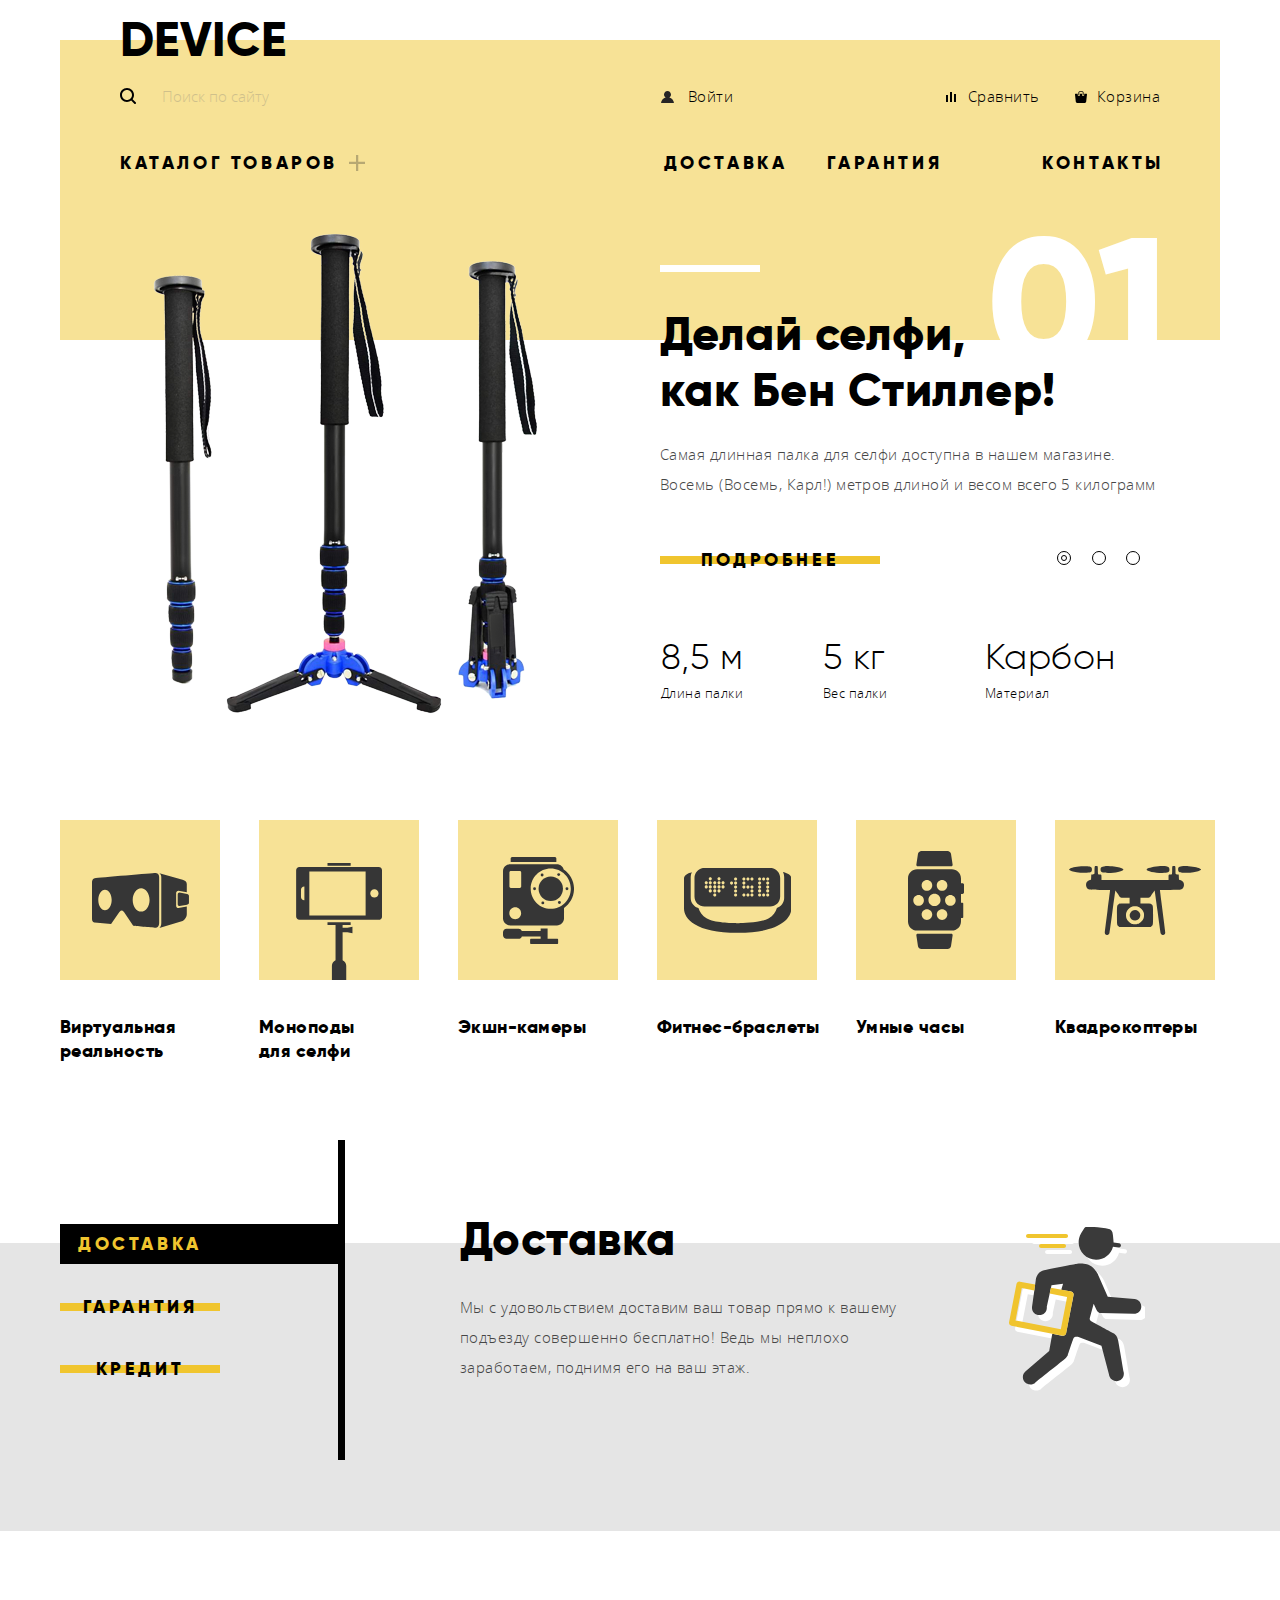
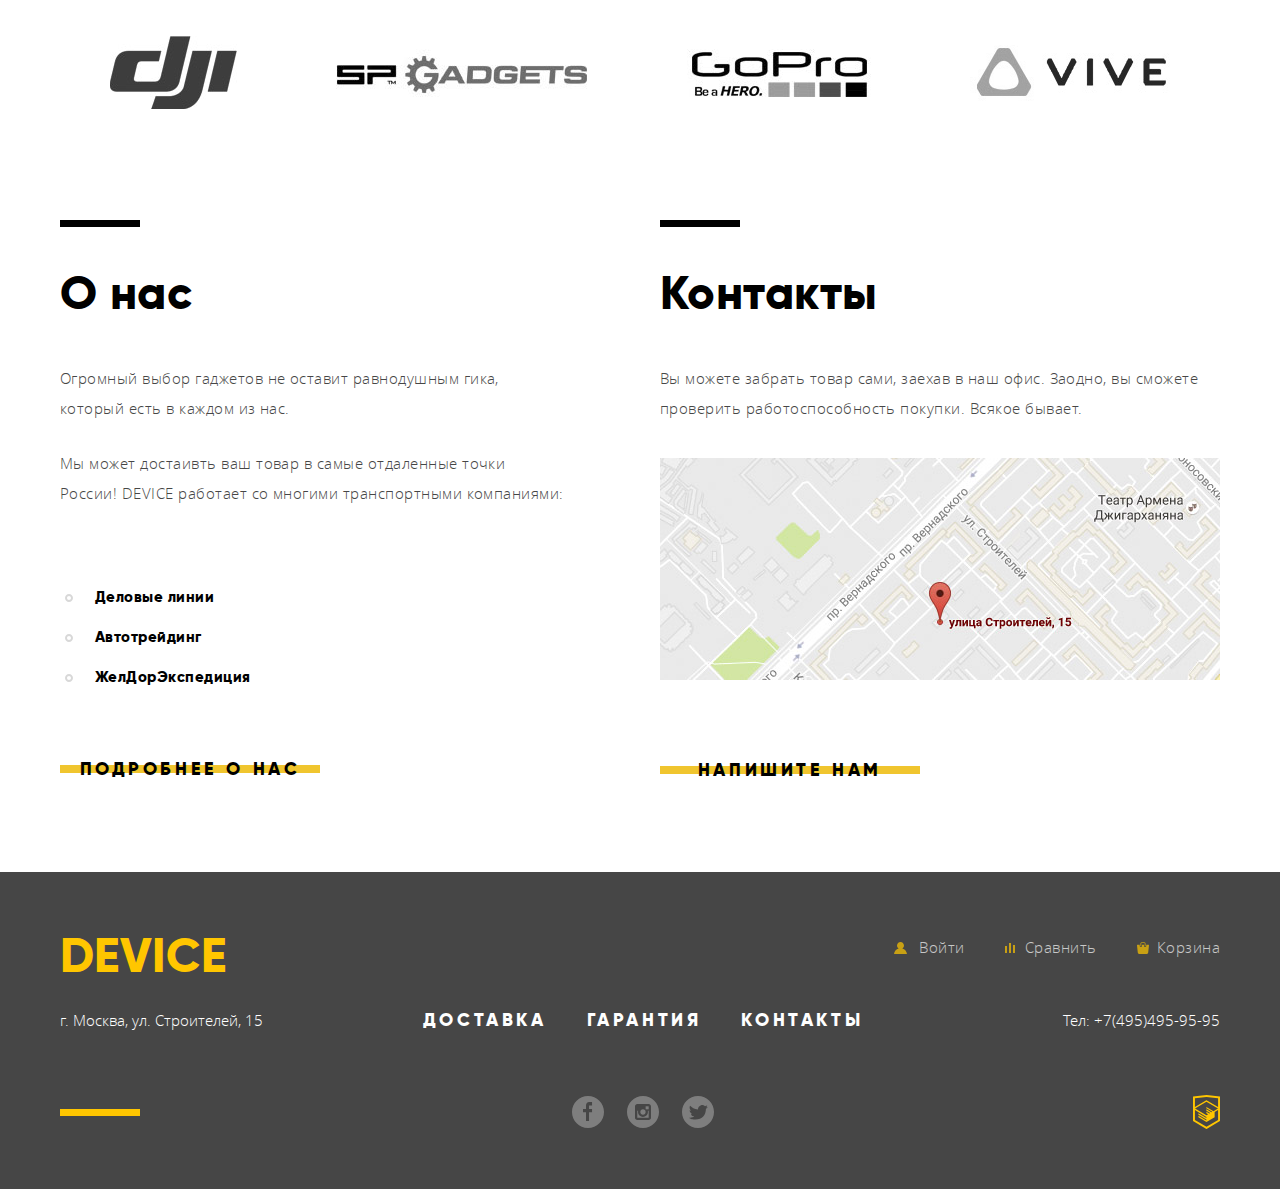
<file: index.html>
<!DOCTYPE html>
<html class="no-js" lang="ru">
<head>
    <meta charset="UTF-8">
    <title>Device</title>
    <link rel="stylesheet" href="css/normalize.css">
    <link rel="stylesheet" href="css/style.css">
</head>
<body>
    <header class="main-header">
    <div class="container">
      <nav class="header-navigation">
        <h1><a class="main-header-logo" href="#">Device</a></h1>
        <ul class="user-navigation">
            <li class="user-navigation-search">
              <form class="form-search" action="#" method="GET">
                <input class="form-search-entry" id="form-search-entry" type="text" placeholder="Поиск по сайту">
                <label for="form-search-entry"></label>
                <input class="visually-hidden btn-search" id="form-btn-entry" type="submit" value="Найти">
                <label class="form-btn-entry" for="form-btn-entry"></label>
              </form>
            </li>
            <li class="user-navigation-login">
              <a class="personal-entry" href="#">Войти</a>
              <a class="personal-entry user-name inactive" href="#">Валентин Петухов</a>
              <a class="inactive" href="#">Выйти</a>
            </li>
            <li class="user-navigation-сompare"><a href="#">Сравнить</a></li>
            <li class="user-navigation-basket"><a href="#">Корзина</a></li>
        </ul>
        <ul class="site-navigation">
            <li class="site-navigation-catalog"><a href="catalog.html">Каталог товаров</a></li>
            <li class="site-navigation-delivery"><a href="#">Доставка</a></li>
            <li class="site-navigation-warranty"><a href="#">Гарантия</a></li>
            <li class="site-navigation-contacts"><a href="#">Контакты</a></li>
        </ul>
        <div class="catalog-navigation-wrapper">
        <ul class="catalog-navigation">

        <li>
          <ul class="catalog-navigation-list">
            <li><a href="#">Виртуальная реальность</a></li>
            <li><a href="catalog.html">Моноподы для селфи</a></li>
            <li><a href="#">Экшнс-камеры</a></li>
          </ul>
        </li>

        <li>
          <ul class="catalog-navigation-list">
            <li><a href="#">Фитнес-браслеты</a></li>
            <li><a href="#">Умные часы</a></li>
          </ul>
        </li>

        <li>
          <ul class="catalog-navigation-list">
            <li><a href="#">Квадрокоптеры</a></li>
          </ul>
        </li>


        </ul>
        </div>
      </nav>
    </div>
    </header>

    <main class="content">
      <div class="container">
            <input class="visually-hidden" type="radio" id="product-1" name="togle" checked>
            <input class="visually-hidden" type="radio" id="product-2" name="togle">
            <input class="visually-hidden" type="radio" id="product-3" name="togle">
        <section class="slider">
          <h2 class="visually-hidden">Слайды товаров</h2>
          <div class="radio-switch">
            <label for="product-1">первый</label>
            <label for="product-2">второй</label>
            <label for="product-3">третий</label>
          </div>
        <div class="slide slide-one">
          <div class="slide-left">
            <img src="img/slide-1.png" width="384" height="486" alt="Самая длинная палка для селфи">
          </div>
          <div class="slide-right">
            <p class="slider-count">01</p>
            <p class="slider-caption">Делай селфи, <br>как Бен Стиллер!</p>
            <p class="slider-description">Самая длинная палка для селфи доступна в нашем магазине.
                Восемь (Восемь, Карл!) метров длиной и весом всего 5 килограмм</p>
            <a href="#" class="btn slider-btn">Подробнее</a>

            <table class="slider-info">
              <tr class="slider-info-value">
                <td>8,5 м</td>
                <td>5 кг</td>
                <td>Карбон</td>
              </tr>
              <tr class="slider-info-indicator">
                <td>Длина палки</td>
                <td>Вес палки</td>
                <td>Материал</td>
              </tr>
            </table>
          </div>
        </div>

        <div class="slide slide-two">
          <div class="slide-left">
              <img src="img/slide-2.png" width="345" height="485" alt="Мотивирующий фитнес-браслет">
          </div>
          <div class="slide-right">
            <p class="slider-count">02</p>
            <p class="slider-caption">Худеем <br>правильно!</p>
            <p class="slider-description">Мотивирующие фитнес-браслеты помогут найти в себе силы
                не пропускать занятия и соблюдать диету.</p>
            <a href="#" class="btn slider-btn">Подробнее</a>

            <table class="slider-info">
              <tr class="slider-info-value">
                <td>48 часов</td>
              </tr>
              <tr class="slider-info-indicator">
                <td>Без подзарядки</td>
              </tr>
            </table>
          </div>
        </div>

        <div class="slide slide-three">
          <div class="slide-left">
            <img src="img/slide-3.png" width="526" height="334" alt="Квадрокоптер">
          </div>
          <div class="slide-right">
            <p class="slider-count">03</p>
            <p class="slider-caption">Порхает как бабочка, жалит как пчела!</p>
            <p class="slider-description">Этот обычный, на первый взгляд, квадрокоптер оснащен
                мощным лазером, замаскированным под стандартную камеру.</p>
            <a href="#" class="btn slider-btn">Подробнее</a>

            <table class="slider-info">
              <tr class="slider-info-value">
                <td>800 м</td>
                <td>50 м</td>
              </tr>
              <tr class="slider-info-indicator">
                <td>Дальность полета</td>
                <td>Радиус поражения</td>
              </tr>
            </table>
          </div>
        </div>
        </section>
      </div>

        <section class="product container">
          <h2 class="visually-hidden">Типы продуктов</h2>
          <ul class="product-list">
            <li class="product-list-item">
              <a href="#">
                <div><img src="svg/popular-vr.svg" width="97" height="55" alt="Виртуальная реальность"></div>
                <p>Виртуальная реальность</p>
              </a>
            </li>
            <li class="product-list-item">
              <a href="#">
                <div><img src="svg/popular-selfi.svg" width="86" height="117" alt="Виртуальная реальность"></div>
                <p>Моноподы <br>для селфи</p>
              </a>
            </li>
            <li class="product-list-item">
              <a href="#">
                <div><img src="svg/popular-cam.svg" width="71" height="87" alt="Виртуальная реальность"></div>
                <p>Экшн-камеры</p>
              </a>
            </li>
            <li class="product-list-item">
              <a href="#">
                <div><img src="svg/popular-fitness.svg" width="107" height="65" alt="Виртуальная реальность"></div>
                <p>Фитнес-браслеты</p>
              </a>
            </li>
            <li class="product-list-item">
              <a href="#">
                <div><img src="svg/popular-clock.svg" width="56" height="98" alt="Виртуальная реальность"></div>
                <p>Умные часы</p>
              </a>
            </li>
            <li class="product-list-item">
              <a href="#">
                <div><img src="svg/poppular-copter.svg" width="132" height="69" alt="Виртуальная реальность"></div>
                <p>Квадрокоптеры</p>
              </a>
            </li>
          </ul>
        </section>

        <section class="service">
        <div class="container">
          <div class="service-wrapper">
          <h2 class="visually-hidden">Предлагаемые сервисы</h2>
            <ul class="service-list">
              <li>
                <button class="btn service-active">Доставка</button>
              </li>
              <li>
                <button class="btn">Гарантия</button>
              </li>
              <li>
                <button class="btn">Кредит</button>
              </li>
            </ul>

          <div class="service-description service-delivery service-show">
              <h3 class="service-caption">Доставка</h3>
              <p>
                Мы с удовольствием доставим ваш товар прямо к вашему
                подъезду совершенно бесплатно! Ведь мы неплохо
                заработаем, поднимя его на ваш этаж.
              </p>
          </div>


            <div class=" service-description service-warranty">
              <h3 class="service-caption">Гарантия</h3>
              <p>
                  Если из-за возгорания купленного у нас товара у вас сгорит дом — не переживайте, мы выдадим вам новый.
                  <br>Товар, не дом, конечно же.
              </p>
          </div>

          <div class="service-description service-credit">
              <h3 class="service-caption">Кредит</h3>
              <p>
                  Залезть в долговую яму стало проще! Кредитные консультанты подберут для вас наиболее выгодные<br>
                   условия кредита. Выгодные для нашего банка, разумеется.
              </p>
          </div>

          </div>
        </div>
        </section>

        <section class="brands container">
          <h2 class="visually-hidden">Продукция</h2>
          <ul class="brands-list">
            <li>
              <img src="img/logo-dji-off.jpg" width="127" height="73" alt="Dji">
              <img class="brands-list-img" src="img/logo-dji.jpg" width="127" height="73" alt="Dji">
            </li>
            <li>
              <img src="img/logo-sp-gadgets-off.jpg" width="251" height="48" alt="Sp Gadgets">
              <img class="brands-list-img img-active" src="img/logo-sp-gadgets.jpg" width="251" height="48" alt="Sp Gadgets">
            </li>
            <li>
              <img src="img/logo-gopro-off.jpg" width="184" height="48" alt="GoPro">
              <img class="brands-list-img" src="img/logo-gopro.jpg" width="184" height="48" alt="GoPro">
            </li>
            <li>
              <img src="img/logo-vive-off.jpg" width="200" height="56" alt="Vive">
              <img class="brands-list-img" src="img/logo-vive.jpg" width="200" height="56" alt="Vive">
            </li>
          </ul>
        </section>

        <div class="about-contacts-wrapper container">
        <section class="about-us">
          <h2>О нас</h2>
          <p class="about-us-description">
            Огромный выбор гаджетов не оставит равнодушным гика,
            который есть в каждом из нас.
          </p>
          <p class="about-us-description">
            Мы может достаивть ваш товар в самые отдаленные точки <br>
            России! DEVICE работает со многими транспортными компаниями:
          </p>
          <ul class="about-us-list">
            <li>Деловые линии</li>
            <li>Автотрейдинг</li>
            <li>ЖелДорЭкспедиция</li>
          </ul>
          <a href="#" class="btn about-us-btn">Подробнее о нас</a>
        </section>

        <section class="contacts">
          <h2>Контакты</h2>
          <p class="contacts-description">
            Вы можете забрать товар сами, заехав в наш офис. Заодно, вы сможете
            проверить работоспособность покупки. Всякое бывает.
          </p>
          <p class="contacts-map">
          <img src="img/map.jpg" width="560" height="222" alt="Карта офиса по адресу улица Строителей, 15">
          <button class="btn btn-map">Увеличить</button>
          </p>
          <a href="feedback.html" class="btn contats-btn">Напишите нам</a>
        </section>
        </div>
    </main>

    <footer class="footer-main">
      <div class="container">

      <div class="footer-top">
      <a class="logo-footer" href="#">Device</a>
      <ul class="footer-user-navigation">
        <li class="user-navigation-login">
          <a class="personal-entry" href="#">Войти</a>
          <a class="personal-entry user-name inactive" href="#">Валентин Петухов</a>
          <a class="inactive" href="#">Выйти</a>
        </li>
        <li class="user-navigation-сompare"><a href="#">Сравнить</a></li>
        <li class="user-navigation-basket"><a href="#">Корзина</a></li>
    </ul>
      </div>

      <div class="footer-middle">
        <p class="address">г. Москва, ул. Строителей, 15</p>
        <ul class="footer-site-navigation">
          <li><a href="#">Доставка</a></li>
          <li><a href="#">Гарантия</a></li>
          <li><a href="#">Контакты</a></li>
        </ul>
        <p class="phone-number">Тел: +7(495)495-95-95</p>
      </div>
      <div class="footer-bottom">
        <div class="footer-bottom-line"></div>
        <ul class="social-btn">
          <li>
            <a class="social-btn-facebook" href="http://www.facebook.com">
              <span class="visually-hidden">Facebook</span>
            </a>
          </li>
          <li>
            <a class="social-btn-instagram" href="http://www.instagram.com">
              <span class="visually-hidden">Instagram</span>
            </a>
          </li>
          <li>
            <a class="social-btn-tw" href="http://www.twitter.com">
              <span class="visually-hidden">Twitter</span>
            </a>
          </li>
        </ul>
        <p class="copyright">
          <a href="#"><span class="visually-hidden">HTML Academy</span></a>
        </p>
      </div>

    </div>
    </footer>

    <section class="popup popup-map">
      <h2 class="visually-hidden">Как до нас добраться</h2>
      <p>
        <img src="img/popup-map.jpg" width="960" height="559" alt="Офис компании по адресу г. Москва, ул. Строителей, 15">
        <iframe src="https://yandex.ru/map-widget/v1/-/CCRFB2-l" width="960" height="559"></iframe>
      </p>
      <button class="popup-close" type="button">Закрыть</button>
    </section>

    <section class="popup popup-feedback">
      <h2 class="visually-hidden">Есть вопросы? Напишите нам</h2>
      <form class="feedback-form" action="№" method="POST">
        <p>
          <label for="feedback-form-name">Ваше имя:</label>
          <input id="feedback-form-name" type="text" placeholder="Имя Фамилия">
        </p>
        <p>
          <label for="feedback-form-email">Ваш e-mail:</label>
          <input type="text" id="feedback-form-email" placeholder="email@example.com">
        </p>
        <p>
          <label for="feedback-form-text">Текст письма:</label>
          <textarea name="feedback-text" id="feedback-form-text" placeholder="В свободной форме"></textarea>
        </p>
          <label class="btn btn-feedback" for="btn-feedback">
              Отправить
          </label>
          <input class="visually-hidden" type="submit" id="btn-feedback">
      </form>
      <button class="popup-close" type="button">Закрыть</button>
    </section>

    <script>
        document.documentElement.classList.replace("no-js", "js");
    </script>
    <script src="js/script.js"></script>
    <script src="js/popup.js"></script>
    <script src="js/service-slide.js"></script>
</body>
</html>
</file>
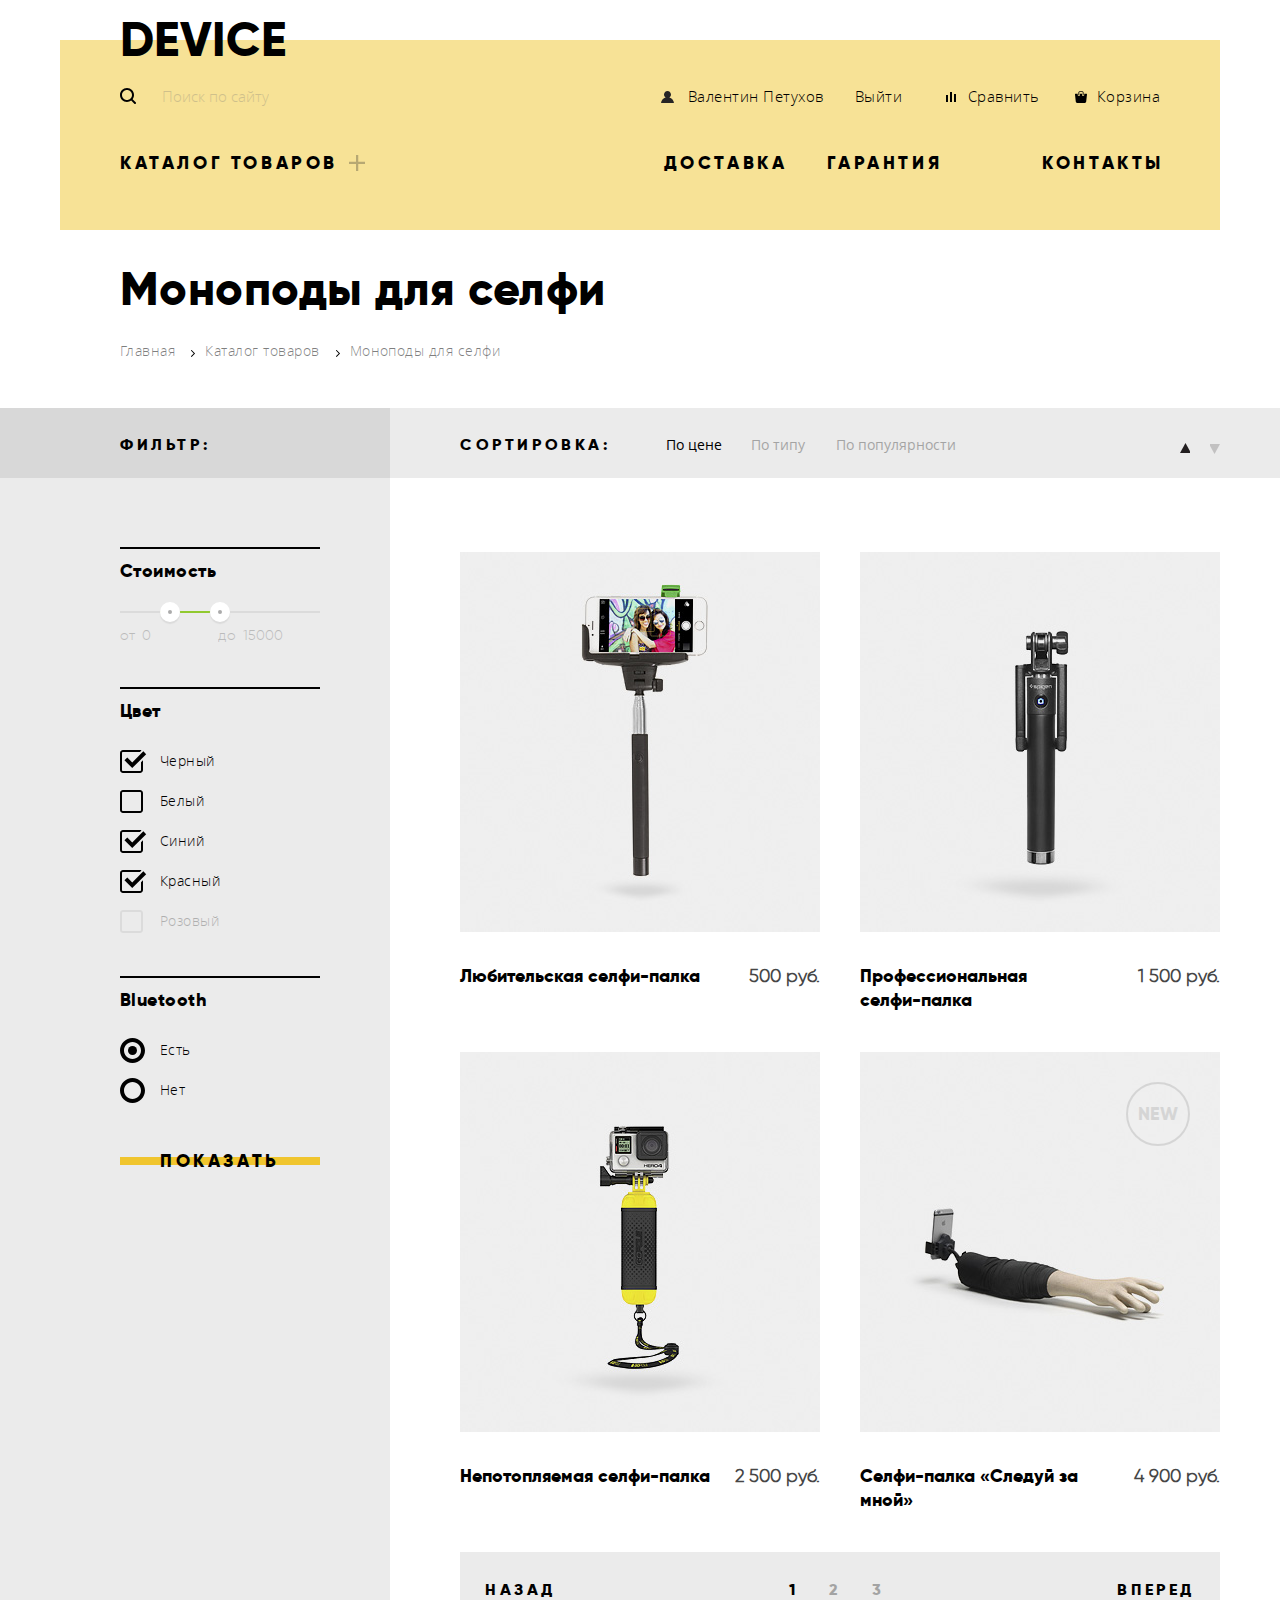
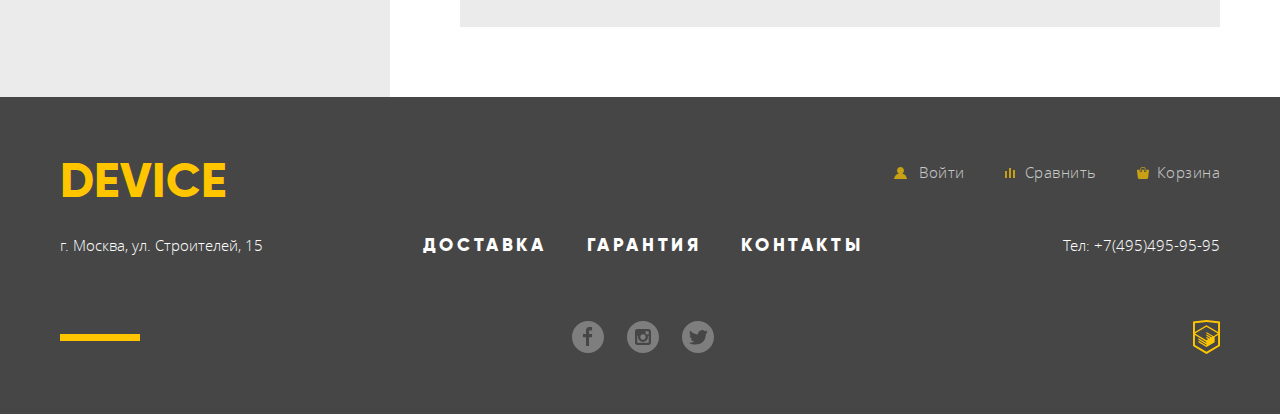
<file: catalog.html>
<!DOCTYPE html>
<html class="no-js" lang="ru">
<head>
    <meta charset="UTF-8">
    <title>Device</title>
    <link rel="stylesheet" href="css/normalize.css">
    <link rel="stylesheet" href="css/style.css">
</head>
<body class="inner-page">
  <header class="main-header container">
    <nav class="header-navigation">
      <h1><a class="main-header-logo" href="index.html">Device</a></h1>
      <ul class="user-navigation">
          <li class="user-navigation-search">
            <form class="form-search" action="#" method="GET">
              <input class="form-search-entry" id="form-search-entry" type="text" placeholder="Поиск по сайту">
              <label for="form-search-entry"></label>
              <input class="visually-hidden btn-search" id="form-btn-entry" type="submit" value="Найти">
              <label class="form-btn-entry" for="form-btn-entry"></label>
            </form>
          </li>
          <li class="user-navigation-login">
            <a class="personal-entry inactive" href="#">Войти</a>
            <a class="personal-entry user-name active" href="#">Валентин Петухов</a>
            <a class="active" href="#">Выйти</a>
          </li>
          <li class="user-navigation-сompare"><a href="#">Сравнить</a></li>
          <li class="user-navigation-basket"><a href="#">Корзина</a></li>
        </ul>
      <ul class="site-navigation">
          <li class="site-navigation-catalog"><a href="catalog.html">Каталог товаров</a></li>
          <li class="site-navigation-delivery"><a href="#">Доставка</a></li>
          <li class="site-navigation-warranty"><a href="#">Гарантия</a></li>
          <li class="site-navigation-contacts"><a href="#">Контакты</a></li>
      </ul>
      <div class="catalog-navigation-wrapper">
      <ul class="catalog-navigation">

      <li>
        <ul class="catalog-navigation-list">
          <li><a href="#">Виртуальная реальность</a></li>
          <li><a href="catalog.html">Моноподы для селфи</a></li>
          <li><a href="#">Экшнс-камеры</a></li>
        </ul>
      </li>

      <li>
        <ul class="catalog-navigation-list">
          <li><a href="#">Фитнес-браслеты</a></li>
          <li><a href="#">Умные часы</a></li>
        </ul>
      </li>

      <li>
        <ul class="catalog-navigation-list">
          <li><a href="#">Квадрокоптеры</a></li>
        </ul>
      </li>

      </ul>
      </div>
    </nav>
  </header>

    <main class="content">
        <div class="container">
        <h2 class="page-title">Моноподы для селфи</h2>
        <ul class="breadcrumbs">
            <li><a href="index.html">Главная</a></li>
            <li><a href="catalog.html">Каталог товаров</a></li>
            <li class="breadcrumbs-current">Моноподы для селфи</li>
        </ul>
        </div>
        <div class="main-wrapper" >
          <div class="filter-wrapper">
            <section class="filter">

            <h3 class="filter-caption">Фильтр:</h3>
            <form class="filter-form" method="GET" action="#">
            <fieldset>
            <legend>Стоимость</legend>
            <div class="filter-range">
                <div class="filter-range-controls">
                    <div class="scale">
                        <div class="bar" style="margin-left: 20%; width: 30%"></div>
                    </div>
                    <div class="toggle toggle-min"></div>
                    <div class="toggle toggle-max"></div>
                </div>
                <div class="filter-range-price">
                    <label class="min-price">от <input name="min-price" type="text" value="0"></label>
                    <label class="max-price">до <input name="max-price" type="text" value="15000"></label>
                </div>
            </div>
            </fieldset>
            <fieldset>
                <legend>Цвет</legend>
                <ul class="filter-list">
                    <li class="filter-color">
                            <input class="visually-hidden filter-input filter-input-checkbox" type="checkbox"
                            name="Black" id="filter-color-black" checked >
                            <label for="filter-color-black">Черный</label>
                    </li>
                    <li class="filter-color">
                            <input class="visually-hidden filter-input filter-input-checkbox" type="checkbox"
                            name="Black" id="filter-color-white">
                            <label for="filter-color-white">Белый</label>
                    </li>
                    <li class="filter-color">
                            <input class="visually-hidden filter-input filter-input-checkbox" type="checkbox"
                            name="Black" id="filter-color-blue" checked >
                            <label for="filter-color-blue">Синий</label>
                    </li>
                    <li class="filter-color">
                            <input class="visually-hidden filter-input filter-input-checkbox" type="checkbox"
                            name="Black" id="filter-color-red" checked >
                            <label for="filter-color-red">Красный</label>
                    </li>
                    <li class="filter-color">
                            <input class="visually-hidden filter-input filter-input-checkbox" type="checkbox"
                            name="Black" id="filter-color-pink" disabled>
                            <label for="filter-color-pink">Розовый</label>
                    </li>
                </ul>
            </fieldset>
            <fieldset>
                <legend>Bluetooth</legend>
                <ul class="filter-list">
                    <li class="filter-bluetooth">
                        <input class="visually-hidden filter-input filter-input-radio" type="radio" name="availability-bluetooth"
                        id="filter-bluetooth-yes" checked>
                        <label for="filter-bluetooth-yes">Есть</label>
                    </li>
                    <li class="filter-bluetooth">
                         <input class="visually-hidden filter-input filter-input-radio" type="radio" name="availability-bluetooth"
                        id="filter-bluetooth-none">
                        <label for="filter-bluetooth-none">Нет</label>
                    </li>
                </ul>
            </fieldset>
            <button class="btn filter-btn" type="submit">Показать</button>
            </form>
        </section>
          </div>
          <div class="catalog-wrapper">
          <section class="catalog">
            <div class="catalog-sorting">
                <h3 class="catalog-sorting-caption">Сортировка:</h3>
                <ul class="catalog-sorting-list">
                    <li>
                        <a class="catalog-sorting-price active" href="#">По цене</a>
                    </li>
                    <li>
                        <a class="catalog-sorting-type" href="#">По типу</a>
                    </li>
                    <li>
                        <a class="catalog-sorting-popul" href="#">По популярности</a>
                    </li>
                </ul>
                <div class="catalog-sorting-wrapper">
                <span class="catalog-sorting-up active"></span>
                <span class="catalog-sorting-down"></span>
                </div>
            </div>

            <h2 class="visually-hidden">Список моноподов для селфи</h2>
            <ul class="catalog-list">
                <li class="catalog-item">
                    <a href="catalog-item.html">
                        <h3 class="catalog-item-title">Любительская селфи-палка</h3>
                        <p class="catalog-item-image">
                            <img src="img/item-1.jpg" width="360" height="380" alt="Любительская селфи палка">
                        </p>
                        <p class="catalog-item-price"><b>500 руб.</b></p>
                    </a>
                    <div class="item-add-wrapper">
                        <div class="item-add">
                            <button class="btn item-add-btn" type="submit">В корзину</button>
                            <button class="item-add-compare" type="submit">Добавить к сравнению</button>
                        </div>
                    </div>
                </li>
                <li class="catalog-item">
                   <a href="catalog-item.html">
                        <h3 class="catalog-item-title">Профессиональная<br> селфи-палка</h3>
                        <p class="catalog-item-image">
                            <img src="img/item-2.jpg" width="360" height="380" alt="Профессиональная селфи-палка">
                        </p>
                        <p class="catalog-item-price"><b>1 500 руб.</b></p>
                    </a>
                    <div class="item-add-wrapper">
                        <div class="item-add">
                            <button class="btn item-add-btn" type="submit">В корзину</button>
                            <button class="item-add-compare" type="submit">Добавить к сравнению</button>
                        </div>
                    </div>
                </li>

                <li class="catalog-item">
                    <a href="catalog-item.html">
                        <h3 class="catalog-item-title">Непотопляемая селфи-палка</h3>
                        <p class="catalog-item-image">
                            <img src="img/item-3.jpg" width="360" height="380" alt="Непотопляемая селфи-палка">
                        </p>
                        <p class="catalog-item-price"><b>2 500 руб.</b></p>
                    </a>
                    <div class="item-add-wrapper">
                        <div class="item-add">
                            <button class="btn item-add-btn" type="submit">В корзину</button>
                            <button class="item-add-compare" type="submit">Добавить к сравнению</button>
                        </div>
                    </div>
                </li>
                <li class="catalog-item">
                    <a href="catalog-item.html">
                        <h3 class="catalog-item-title">Селфи-палка &#171;Следуй за мной&#187;</h3>
                        <p class="catalog-item-image catalog-item-new">
                            <img src="img/item-4.jpg" width="360" height="380" alt="Селфи-палка &laquo;Следуй за мной&raquo;">
                        </p>
                        <p class="catalog-item-price"><b>4 900 руб.</b></p>
                    </a>
                    <div class="item-add-wrapper">
                        <div class="item-add">
                            <button class="btn item-add-btn" type="submit">В корзину</button>
                            <button class="item-add-compare" type="submit">Добавить к сравнению</button>
                        </div>
                    </div>
                </li>
            </ul>
            <ul class="pagination-list">
                <li class="pagination-item"><a>Назад</a></li>
                <li>
                    <ul class="pagination-item-number">
                        <li class="pagination-item pagination-item-current"><a>1</a></li>
                        <li class="pagination-item"><a href="#">2</a></li>
                        <li class="pagination-item"><a href="#">3</a></li>
                    </ul>
                </li>
                <li class="pagination-item"><a href="#">Вперед</a></li>
            </ul>
        </section>
          </div>
        </div>
    </main>

    <footer class="footer-main">
      <div class="container">

      <div class="footer-top">
      <a class="logo-footer" href="index.html">Device</a>
      <ul class="footer-user-navigation">
        <li class="user-navigation-login">
          <a class="personal-entry" href="#">Войти</a>
          <a class="personal-entry user-name inactive" href="#">Валентин Петухов</a>
          <a class="inactive" href="#">Выйти</a>
        </li>
        <li class="user-navigation-сompare"><a href="#">Сравнить</a></li>
        <li class="user-navigation-basket"><a href="#">Корзина</a></li>
      </ul>
      </div>

      <div class="footer-middle">
        <p class="address">г. Москва, ул. Строителей, 15</p>
        <ul class="footer-site-navigation">
          <li><a href="#">Доставка</a></li>
          <li><a href="#">Гарантия</a></li>
          <li><a href="#">Контакты</a></li>
        </ul>
        <p class="phone-number">Тел: +7(495)495-95-95</p>
      </div>
      <div class="footer-bottom">
        <div class="footer-bottom-line"></div>
        <ul class="social-btn">
          <li>
            <a class="social-btn-facebook" href="http://www.facebook.com">
              <span class="visually-hidden">Facebook</span>
            </a>
          </li>
          <li>
            <a class="social-btn-instagram" href="http://www.instagram.com">
              <span class="visually-hidden">Instagram</span>
            </a>
          </li>
          <li>
            <a class="social-btn-tw" href="http://www.twitter.com">
              <span class="visually-hidden">Twitter</span>
            </a>
          </li>
        </ul>
        <p class="copyright">
          <a href="#"><span class="visually-hidden">HTML Academy</span></a>
        </p>
      </div>

    </div>
    </footer>

    <script>
        document.documentElement.classList.replace("no-js", "js");
    </script>
    <script src="js/script.js"></script>
    <script src="js/popup.js"></script>
    <script src="js/service-slide.js"></script>

  </body>
  </html>
</file>
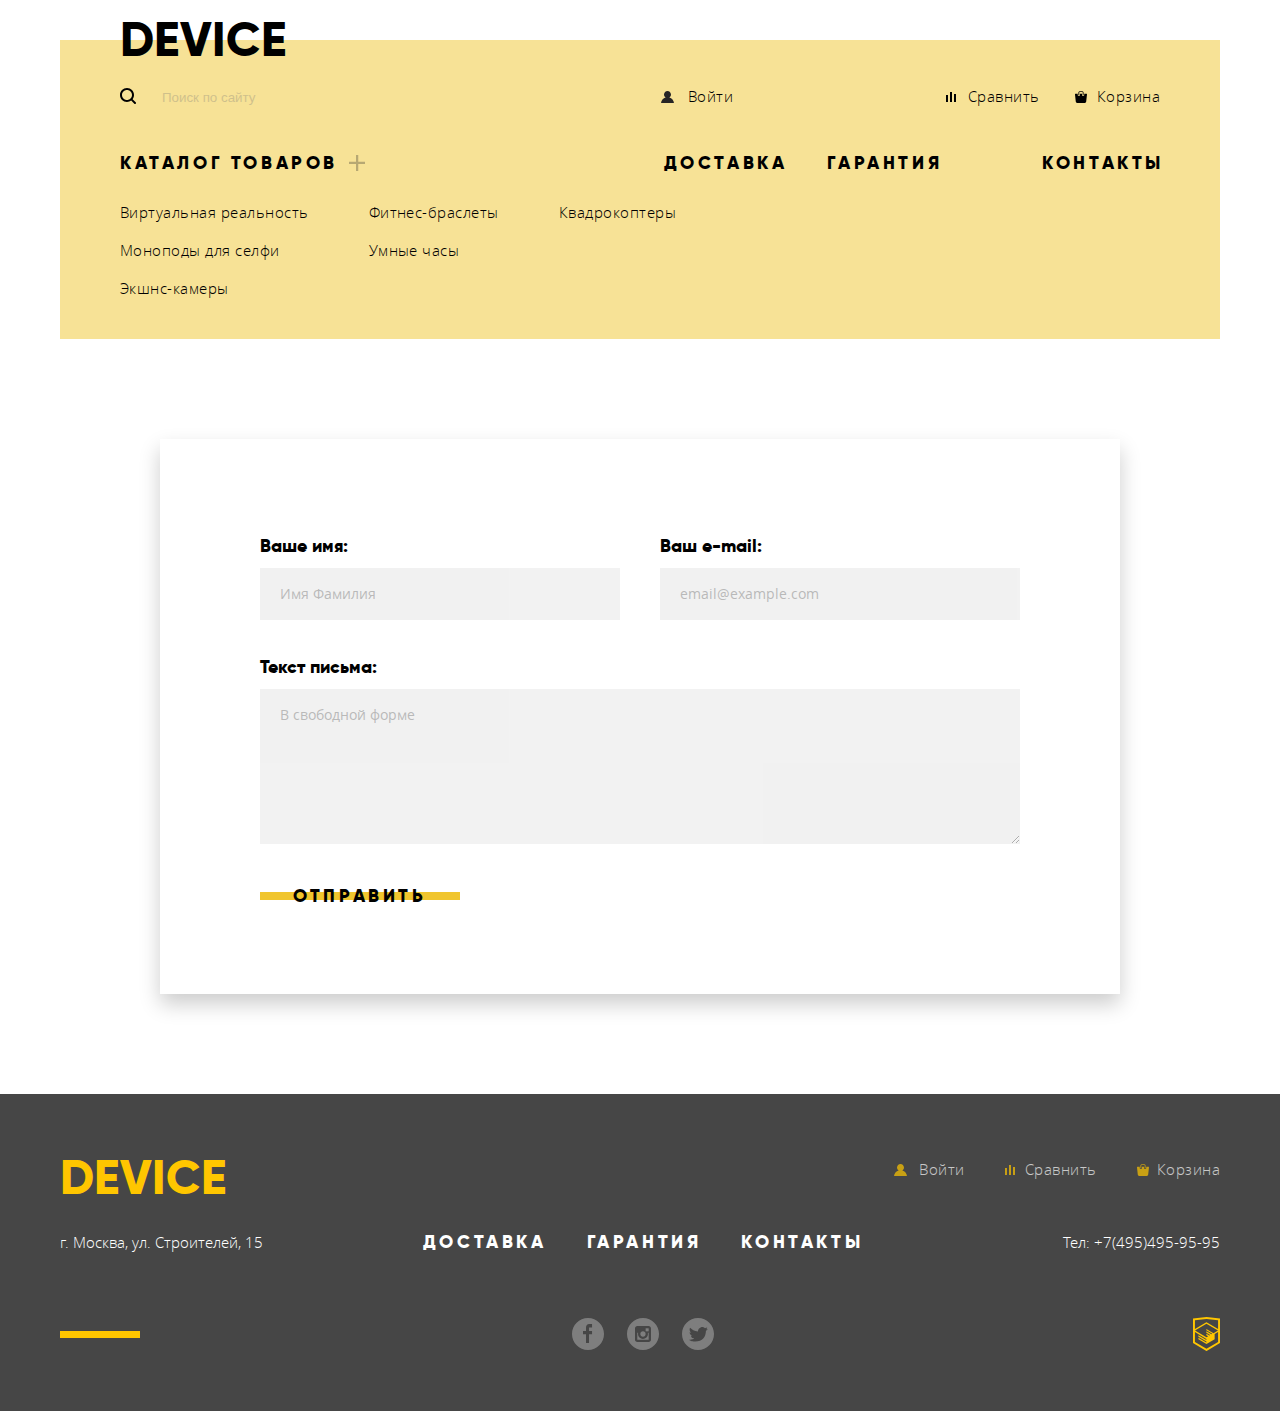
<file: feedback.html>
<!DOCTYPE html>
<html lang="ru" dir="ltr">
  <head>
    <meta charset="utf-8">
    <link rel="stylesheet" href="css/style.css">
    <title>Напиши нам</title>
  </head>
  <body class="index-feedback">
    <header class="main-header">
    <div class="container">
      <nav class="header-navigation">
        <h1><a class="main-header-logo" href="index.html">Device</a></h1>
        <ul class="user-navigation">
            <li class="user-navigation-search">
              <form class="form-search" action="#" method="GET">
                <input class="form-search-entry" id="form-search-entry" type="text" placeholder="Поиск по сайту">
                <label for="form-search-entry"></label>
                <input class="visually-hidden btn-search" id="form-btn-entry" type="submit" value="Найти">
                <label class="form-btn-entry" for="form-btn-entry"></label>
              </form>
            </li>
            <li class="user-navigation-login">
              <a class="personal-entry" href="#">Войти</a>
              <a class="personal-entry user-name inactive" href="#">Валентин Петухов</a>
              <a class="inactive" href="#">Выйти</a>
            </li>
            <li class="user-navigation-сompare"><a href="#">Сравнить</a></li>
            <li class="user-navigation-basket"><a href="#">Корзина</a></li>
        </ul>
        <ul class="site-navigation">
            <li class="site-navigation-catalog"><a href="catalog.html">Каталог товаров</a></li>
            <li class="site-navigation-delivery"><a href="#">Доставка</a></li>
            <li class="site-navigation-warranty"><a href="#">Гарантия</a></li>
            <li class="site-navigation-contacts"><a href="#">Контакты</a></li>
        </ul>
        <div class="catalog-navigation-wrapper">
        <ul class="catalog-navigation">

        <li>
          <ul class="catalog-navigation-list">
            <li><a href="#">Виртуальная реальность</a></li>
            <li><a href="catalog.html">Моноподы для селфи</a></li>
            <li><a href="#">Экшнс-камеры</a></li>
          </ul>
        </li>

        <li>
          <ul class="catalog-navigation-list">
            <li><a href="#">Фитнес-браслеты</a></li>
            <li><a href="#">Умные часы</a></li>
          </ul>
        </li>

        <li>
          <ul class="catalog-navigation-list">
            <li><a href="#">Квадрокоптеры</a></li>
          </ul>
        </li>


        </ul>
        </div>
      </nav>
    </div>
    </header>
    <section class="popup popup-feedback">
      <h2 class="visually-hidden">Есть вопросы? Напишите нам</h2>
      <form class="feedback-form" action="№" method="POST">
        <p>
          <label for="feedback-form-name">Ваше имя:</label>
          <input id="feedback-form-name" type="text" placeholder="Имя Фамилия">
        </p>
        <p>
          <label for="feedback-form-email">Ваш e-mail:</label>
          <input type="text" id="feedback-form-email" placeholder="email@example.com">
        </p>
        <p>
          <label for="feedback-form-text">Текст письма:</label>
          <textarea name="feedback-text" id="feedback-form-text" placeholder="В свободной форме"></textarea>
        </p>
          <label class="btn btn-feedback" for="btn-feedback">
              Отправить
          </label>
          <input class="visually-hidden" type="submit" id="btn-feedback">
      </form>
      <button class="popup-close" type="button">Закрыть</button>
    </section>
    <footer class="footer-main">
      <div class="container">

      <div class="footer-top">
      <a class="logo-footer" href="index.html">Device</a>
      <ul class="footer-user-navigation">
        <li class="user-navigation-login">
          <a class="personal-entry" href="#">Войти</a>
          <a class="personal-entry user-name inactive" href="#">Валентин Петухов</a>
          <a class="inactive" href="#">Выйти</a>
        </li>
        <li class="user-navigation-сompare"><a href="#">Сравнить</a></li>
        <li class="user-navigation-basket"><a href="#">Корзина</a></li>
    </ul>
      </div>

      <div class="footer-middle">
        <p class="address">г. Москва, ул. Строителей, 15</p>
        <ul class="footer-site-navigation">
          <li><a href="#">Доставка</a></li>
          <li><a href="#">Гарантия</a></li>
          <li><a href="#">Контакты</a></li>
        </ul>
        <p class="phone-number">Тел: +7(495)495-95-95</p>
      </div>
      <div class="footer-bottom">
        <div class="footer-bottom-line"></div>
        <ul class="social-btn">
          <li>
            <a class="social-btn-facebook" href="http://www.facebook.com">
              <span class="visually-hidden">Facebook</span>
            </a>
          </li>
          <li>
            <a class="social-btn-instagram" href="http://www.instagram.com">
              <span class="visually-hidden">Instagram</span>
            </a>
          </li>
          <li>
            <a class="social-btn-tw" href="http://www.twitter.com">
              <span class="visually-hidden">Twitter</span>
            </a>
          </li>
        </ul>
        <p class="copyright">
          <a href="#"><span class="visually-hidden">HTML Academy</span></a>
        </p>
      </div>

    </div>
    </footer>
  </body>
</html>
</file>
<file: css/style.css>
@font-face {
    font-family: 'gilroyextrabold';
    src: url('../fonts/gilroyextrabold-webGilroy.woff2') format('woff2');
    font-weight: normal;
    font-style: normal;
}

@font-face {
    font-family: 'gilroylight';
    src: url('../fonts/gilroylight-webGilroy.woff2') format('woff2');
    font-weight: normal;
    font-style: normal;
}

@font-face {
    font-family: 'open_sanslight';
    src: url('../fonts/opensans-light-webOpenSans.woff2') format('woff2');
    font-weight: normal;
    font-style: normal;
}

@font-face {
    font-family: 'open_sansregular';
    src: url('../fonts/opensans-regular-webOpenSans.woff2') format('woff2');
    font-weight: normal;
    font-style: normal;
}

body {
    margin: 0;
    padding: 0;

    font-family: "gilroyextrabold", Arial, sans-serif;
    font-size: 18px;
    line-height: 24px;
    color: #000000;
    text-transform: uppercase;
    /*
    в PS межбуквенное расстоние = 200. Перевод в css по формуле:
    letter-spacing = (значениеPS * размерШрифта)/1000 px
    */
    letter-spacing: 0.48px;

    background-color: #ffffff;
}

.visually-hidden:not(:focus),
.visually-hidden {
    position: absolute;

    width: 1px;
    height: 1px;
    margin: -1px;
    border: 0;
    padding: 0;

    white-space: nowrap;

    -webkit-clip-path: inset(100%);

            clip-path: inset(100%);
    clip: rect(0 0 0 0);
    overflow: hidden;
}

img {
    max-width: 100%;
    height: auto;
}

a {
    text-decoration: none;
}

.btn {
    display: inline-block;
    position: relative;

    margin: 0;
    padding: 0;

    font: inherit;
    letter-spacing: 3.6px;
    color: #000000;
    text-align: center;
    vertical-align: middle;
    text-transform: uppercase;

    z-index: 1;
    border: none;
}

.btn:before {
    content: "";
    position: absolute;

    top: 50%;
    left: 0;
    margin-top: -4px;

    z-index: -1;

    width: 100%;
    height: 8px;

    background-color: #f0c52e;
    -webkit-transition-duration: 0.3s;
            transition-duration: 0.3s;
}

.btn:hover:before,
.btn:focus:before {
    margin-top: -20px;
    height: 40px;

    background-color: #f0c52e;
}

.btn:active {
    color: rgba(0, 0, 0, 0.3);
}

.container {
    width: 1160px;
    margin: 0 auto;
    padding: 0 10px;
}

.main-header {
    position: relative;

    margin-top: 40px;
}

.inner-page .main-header {
    margin-bottom: 35px;
}

.header-navigation {
    width: 1040px;
    padding: 0 60px;
    padding-top: 1px; /* Потолок, что бы маргин не вылетал */

    background-color: #f7e296;
}

.js .header-navigation {
  padding-bottom: 55px;
}

.header-navigation h1 {
    margin-bottom: 40px;
}

.main-header-logo {
    position: absolute;
    top: -24px;

    font-size: 48px;
    line-height: 48px;
    color: #000000;
}

.main-header-logo:hover,
.main-header-logo:focus {
    opacity: 0.6;
    -ms-filter: "progid:DXImageTransform.Microsoft.Alpha(Opacity=60)";
}

.main-header-logo:active {
    opacity: 0.3;
    -ms-filter: "progid:DXImageTransform.Microsoft.Alpha(Opacity=30)";
}

.user-navigation {
    display: -webkit-box;
    display: -ms-flexbox;
    display: flex;
    -webkit-box-pack: justify;
        -ms-flex-pack: justify;
            justify-content: space-between;
    -ms-flex-wrap: wrap;
        flex-wrap: wrap;

    margin: 0;
    padding: 0;
    margin-bottom: 40px;

    font-family: "open_sanslight", Arial, sans-serif;
    font-size: 15px;
    line-height: 30px;
    text-transform: none;

    list-style: none;

}

.user-navigation-search {
    margin-right: 100px;
    margin-right: auto;
}

.user-navigation-search .form-search {
    padding-left: 40px;
}

.user-navigation-login {
    min-width: 260px;
    margin-right: 20px
}

.user-navigation-login a {
    position: relative;
    padding-left: 27px;

    color: #000000;
}

.user-navigation-login .personal-entry:before {
    content: "";
    position: absolute;
    top: 50%;
    left: 0;
    margin-top: -5px;

    width: 13px;
    height: 12px;

    background: url(../svg/user-link.svg) no-repeat 0 0;
}

.user-navigation-login .inactive {
  display: none;
}

.user-navigation-сompare  {
    margin-right: 30px;
}

.user-navigation-сompare a {
    position: relative;
    padding-left: 27px;

    color: #000000;
}

.user-navigation-сompare a:before {
    content: "";
    position: absolute;
    top: 50%;
    left: 5px;
    margin-top: -4px;

    width: 10px;
    height: 10px;

    background: url(../svg/user-compare.svg) no-repeat 0 0;
}

.user-navigation-basket a {
    position: relative;
    padding-left: 27px;

    color: #000000;
}

.user-navigation-basket a:before {
    content: "";
    position: absolute;
    top: 50%;
    left: 5px;
    margin-top: -5px;

    width: 12px;
    height: 12px;

    background: url(../svg/user-cart.svg) no-repeat 0 0;
}

.user-navigation-login a:hover,
.user-navigation-сompare a:hover,
.user-navigation-basket a:hover,
.user-navigation-login a:focus,
.user-navigation-сompare a:focus,
.user-navigation-basket a:focus {
  opacity: 0.6;
  -ms-filter: "progid:DXImageTransform.Microsoft.Alpha(Opacity=60)";
}

.user-navigation-login a:active,
.user-navigation-сompare a:active,
.user-navigation-basket a:active {
  opacity: 0.3;
  -ms-filter: "progid:DXImageTransform.Microsoft.Alpha(Opacity=30)";
}

.form-search {
    position: relative;
}

.form-search-entry{
    width: 110px;

    color: #000000;

    background-color: transparent;
    border: none;

    opacity: 0.3;

    -ms-filter: "progid:DXImageTransform.Microsoft.Alpha(Opacity=30)";
    -webkit-transition-duration: 0.5s;
            transition-duration: 0.5s;
}

.form-search-entry + label:before {
    content: "";
    position: absolute;
    top: 50%;
    left: 0;
    margin-top: -8px;

    width: 16px;
    height: 16px;

    background: url(../svg/user-search.svg) no-repeat 0 0;


}

.form-search-entry:hover{
    opacity: 0.6;
    -ms-filter: "progid:DXImageTransform.Microsoft.Alpha(Opacity=60)";
}

.form-search-entry:focus{
    opacity: 1;
    -ms-filter: "progid:DXImageTransform.Microsoft.Alpha(Opacity=100)";
    outline: none;
    padding-right: 175px;
}


.form-search-entry:focus ~ .form-btn-entry:before{
    content: "";
    position: absolute;

    width: 100%;
    top: 100%;
    left: 0;
    margin-top: 10px;

    border-bottom: 2px solid #000000;
 }

.form-search-entry:focus ~ .form-btn-entry:after{
   content: "Найти";
   padding: 15px 19px;


   color: #000000;
   border: 2px solid #000000;
   background-color: transparent;
}

.form-search-entry:focus ~ .form-btn-entry:hover:after,
.form-search-entry:focus ~ .form-btn-entry:focus:after {
    color: #ffffff;
    background-color: #000000;
 }


.site-navigation {
    display: -webkit-box;
    display: -ms-flexbox;
    display: flex;
    -ms-flex-wrap: wrap;
        flex-wrap: wrap;

    margin: 0;
    padding: 0;

    list-style: none;
}

.inner-page .main-header {
    /* Распорка, что бы не выпадал margin */
    padding-bottom: 1px;
}

.site-navigation-catalog {
    margin-right: auto;
}

.site-navigation-catalog a {
    position: relative;

    padding-right: 32px;
}

.site-navigation-catalog a:after {
    content: "";
    position: absolute;

    top: 50%;
    right: 5px;
    margin-top: -8px;

    width: 16px;
    height: 16px;

    background: url(../svg/plus.png) no-repeat 0 0;
    opacity: 0.3;
    -ms-filter: "progid:DXImageTransform.Microsoft.Alpha(Opacity=30)";
}

.site-navigation-delivery {
    margin-left: auto;

}

.site-navigation-warranty {
    margin-left: 40px;
}

.site-navigation-contacts {
    margin-left: 100px;
}


.site-navigation-contacts a{
    margin-right: -4px;
}

.site-navigation a {
    display: block;

    line-height: 24px;
    letter-spacing: 3.6px;
    color: #000000;
}

.site-navigation a:hover,
.site-navigation a:focus {
    opacity: 0.6;
    -ms-filter: "progid:DXImageTransform.Microsoft.Alpha(Opacity=60)";
}

.site-navigation a:active {
    opacity: 0.3;
    -ms-filter: "progid:DXImageTransform.Microsoft.Alpha(Opacity=30)";
}

.js .catalog-navigation-wrapper {
    position: relative;
    display: none;

    z-index: 5;
}

.js .catalog-navigation-show {
    display: block;

    -webkit-animation-name: catalog-show;

            animation-name: catalog-show;
    -webkit-animation-duration: 0.15s;
            animation-duration: 0.15s;
}

.catalog-navigation {
    display: -webkit-box;
    display: -ms-flexbox;
    display: flex;

    width: 100%;

    margin: 0;
    padding: 0;

    background-color: #f7e296;
    list-style: none;
}

.js .catalog-navigation {
    position: absolute;
    top: 0;
    left: -60px;

    padding: 1px 60px;
}

.inner-page .catalog-navigation {
  padding: 0;
}

.js .inner-page .catalog-navigation {
  padding: 0 60px;
}

.catalog-navigation-list {
    margin: 0;
    padding: 0;
    padding: 25px 0;
    margin-right: 60px;

    list-style: none;
}

.catalog-navigation-list li {
    margin-bottom: 14px;
}

.catalog-navigation-list li a{
    font-family: "open_sanslight", Arial, sans-serif;
    font-size: 15px;
    /* line-height: 36px; */
    text-transform: none;
    color: #000000;
}


.catalog-navigation-list li a:hover,
.catalog-navigation-list li a:focus{
    opacity: 0.6;
    -ms-filter: "progid:DXImageTransform.Microsoft.Alpha(Opacity=60)";
}

.catalog-navigation-list li a:active{
    opacity: 0.3;
    -ms-filter: "progid:DXImageTransform.Microsoft.Alpha(Opacity=30)";
}

.slide {
    display: -webkit-box;
    display: -ms-flexbox;
    display: flex;
    margin-bottom: 90px;
}

.slide-left {
    width: 570px;
    min-height: 500px;
    margin-right: 30px;

    text-align: center;
}

.slide-right {
    position: relative;

    width: 510px;
}

.slider {
    position: relative;
    background-image: -webkit-linear-gradient(#f7e296 110px, #ffffff 110px);
    background-image: linear-gradient(#f7e296 110px, #ffffff 110px)
}

.slider-caption {
    position: relative;
    margin: 0;
    margin-bottom: 20px;

    font-size: 47px;
    line-height: 56px;
    text-transform: none;
}

.slider-caption:before {
    content: "";
    display: block;

    margin: 35px 0;
    width: 100px;
    height: 7px;

    background-color: #ffffff;
}

.slider-count {
    position: absolute;
    top: 0;
    right: 0;

    margin: 0;
    margin-top: 62px;

    font-size: 180px;
    color: #ffffff;
}

.slider-description {
    margin: 0;
    padding: 0;
    margin-bottom: 45px;

    font-family: "open_sanslight", Arial, sans-serif;
    font-size: 15px;
    line-height: 30px;
    text-transform: none;
    color: #464646;
}

.slider-switching {
    display: -webkit-box;
    display: -ms-flexbox;
    display: flex;
    -webkit-box-pack: justify;
        -ms-flex-pack: justify;
            justify-content: space-between;
    -webkit-box-align: start;
        -ms-flex-align: start;
            align-items: flex-start;
}

.slider-btn {
    width: 220px;
}

.slider-switches {
    display: -webkit-box;
    display: -ms-flexbox;
    display: flex;
    margin: 0;
    padding: 0;

    list-style: none;
}

.slider-info {
    display: -webkit-box;
    display: -ms-flexbox;
    display: flex;
    margin-top: 60px;
    min-width: 425px;

    border-collapse: collapse;
}

.slider-info td {
    width: 160px;
}

.slider-info-value {
    font-family: "gilroylight", Arial, sans-serif;
    font-size: 36px;
    line-height: 48px;
    text-transform: none;
}

.slider-info-indicator {
    font-family: "open_sanslight", Arial, sans-serif;
    font-size: 13px;
    line-height: 20px;
    text-transform: none;
}

.slide-one,
.slide-two,
.slide-three {
    display: none;
}

#product-1:checked ~ .slider .slide-one,
#product-2:checked ~ .slider .slide-two,
#product-3:checked ~ .slider .slide-three {
    display: -webkit-box;
    display: -ms-flexbox;
    display: flex;

    -webkit-animation-name: appearance;

            animation-name: appearance;
    -webkit-animation-duration: 0.8s;
            animation-duration: 0.8s;
}

.radio-switch {
    position: absolute;
    right: 60px;
    bottom: 155px;
    z-index: 20;

    font-size: 0;
}

.radio-switch label {
    position: relative;
    display: inline-block;
    width: 12px;
    height: 12px;
    margin-right: 20px;

    vertical-align: top;

    background: transparent;
    border: 1px solid #000000;
    border-radius: 50%;
    cursor: pointer;
}

#product-1:checked ~ .slider label[for="product-1"]:before,
#product-2:checked ~ .slider label[for="product-2"]:before,
#product-3:checked ~ .slider label[for="product-3"]:before {
    content: "";
    position: absolute;
    top: 50%;
    margin-top: -3px;
    left: 3px;
    width: 4px;
    height: 4px;

    background: transparent;
    border: 1px solid #000000;
    border-radius: 50%;
}

/* выделение radio-batton в слайдах для пролистования через TAB */
/* #product-1:focus ~ .slider label[for="product-1"],
#product-2:focus ~ .slider label[for="product-2"],
#product-3:focus ~ .slider label[for="product-3"] {
    outline: 2px solid lightblue;
} */


.slide-three img {
    padding-top: 62px;
}

.slide-control {
    position: absolute;
}

.product {
    margin-bottom: 80px;
}

.product-list {
    display: -webkit-box;
    display: -ms-flexbox;
    display: flex;
    flex-wrap: wrap;
    -webkit-box-pack: justify;
        -ms-flex-pack: justify;
            justify-content: space-between;
    margin: 0;
    padding: 0;

    list-style: none;
}

.product-list-item a {
    display: -webkit-box;
    display: -ms-flexbox;
    display: flex;
    -webkit-box-orient: vertical;
    -webkit-box-direction: normal;
        -ms-flex-direction: column;
            flex-direction: column;

    text-transform: none;
    color: #000000;
}

.product-list-item div {
    display: -webkit-box;
    display: -ms-flexbox;
    display: flex;
    -webkit-box-pack: center;
        -ms-flex-pack: center;
            justify-content: center;
    -webkit-box-align: center;
        -ms-flex-align: center;
            align-items: center;

    margin-bottom: 35px;
    width: 160px;
    height: 160px;

    background-color: #f7e296;
}

.product-list-item:nth-child(2)  img {
    -ms-flex-item-align: end;
        align-self: flex-end;
}

.product-list-item p {
    margin: 0;
    padding: 0;
    width: 165px;

    background-color: #ffffff;
}

.product-list-item:hover div,
.product-list-item:focus div {
    background-color: #f0c52e;
}

.product-list-item:active img,
.product-list-item:active p {
    opacity: 0.3;
    -ms-filter: "progid:DXImageTransform.Microsoft.Alpha(Opacity=30)";
}

.service {
  margin-bottom: 105px;

  background-image: -webkit-linear-gradient(#ffffff 100px, #e5e5e5 100px);
  background-image: linear-gradient(#ffffff 100px, #e5e5e5 100px)
}

.service .container {
  padding-top: 85px;
  padding-bottom: 85px;

  background-image: -webkit-linear-gradient(#ffffff 100px, #e5e5e5 100px);
  background-image: linear-gradient(#ffffff 100px, #e5e5e5 100px)
}

.service-wrapper {
    display: -webkit-box;
    display: -ms-flexbox;
    display: flex;
    position: relative;
}

.service-list {
    display: none;
    position: relative;

    width: 300px;
    margin: 0;
    margin-right: 100px;
    margin-bottom: 65px;
    padding: 0;

    list-style: none;
}

.js .service-list {
    display: block;
}

.service-list:before {
    content: "";
    position: absolute;

    top: 50%;
    margin-top: -165px;
    right: 15px;

    width: 7px;
    height: 320px;

    background-color: #000000;
}

.service-list li:not(:last-child) {
    margin-bottom: 35px;
}

.service-list .btn {
    width: 160px;

    outline: none;
}

.service-list .btn:active {
    color: #f0c52e;
}

.service-list .service-active {
    color: #f0c52e;
}

.service-list .btn:active:before {
    content: "";
    position: absolute;

    top: 50%;
    left: 0;
    margin-top: -20px;
    padding-right: 75%;

    z-index: -1;

    width: 100%;
    height: 40px;

    -webkit-transition-duration: 0.1s;

            transition-duration: 0.1s;
    background-color: #000000;
}

.service-list .service-active:before {
    content: "";
    position: absolute;

    top: 50%;
    left: 0;
    margin-top: -20px;
    padding-right: 75%;

    z-index: -1;

    width: 100%;
    height: 40px;

    -webkit-transition-duration: 0.1s;

            transition-duration: 0.1s;
    background-color: #000000;
}

.service-description {
    width: 460px;
    margin-right: 20px;
}

.js .service-description {
    margin-right: 0;
}

.service-delivery {
    display: block;
}

.service-delivery:after {
    display: none;
    content: "";

    position: absolute;
    top: 50%;
    margin-top: -110px;
    right: 75px;

    width: 136px;
    height: 164px;

    background: url(../svg/service-delivery.svg) no-repeat 0 0;
}

.service-credit {
    display: block;
}

.service-credit:after {
    display: none;
    content: "";

    position: absolute;
    top: 50%;
    margin-top: -130px;
    right: 65px;

    width: 156px;
    height: 188px;

    background: url(../svg/service-credit.svg) no-repeat 0 0;
}

.service-warranty {
    display: block;

}

.service-warranty:after {
    display: none;
    content: "";

    position: absolute;
    top: 50%;
    margin-top: -120px;
    right: 65px;

    width: 171px;
    height: 195px;

    background: url(../svg/service-warranty.svg) no-repeat 0 0;
}

.js .service-delivery,
.js .service-credit,
.js .service-warranty {
  display: none;
}

.js .service-delivery:after,
.js .service-credit:after,
.js .service-warranty:after {
  display: block;
}

.js .service-show {
    /* Появляется при нажатии
    на кнопку */
    display: block;
    -webkit-animation-name: service-appearance;
            animation-name: service-appearance;
    -webkit-animation-duration: 0.4s;
            animation-duration: 0.4s;
}

.service-caption {
    margin: 0;
    margin-bottom: 40px;
    padding: 0;

    font-size: 47px;
    /* line-height: 48px; */
    text-transform: none;
}

.service-description p {
    margin: 0;
    padding: 0;

    font-family: "open_sanslight", Arial, sans-serif;
    font-size: 15px;
    line-height: 30px;
    text-transform: none;
    color: #464646;
}

button.btn {
    background-color: transparent;
}

.brands {
    margin-bottom: 105px;
}

.brands-list {
    margin: 0;
    padding: 0;
    display: -webkit-box;
    display: -ms-flexbox;
    display: flex;
    flex-wrap: wrap;
    -ms-flex-pack: distribute;
        justify-content: space-around;
    -webkit-box-align: center;
        -ms-flex-align: center;
            align-items: center;

    list-style: none;
}

.about-contacts-wrapper {
    display: -webkit-box;
    display: -ms-flexbox;
    display: flex;
    -webkit-box-pack: justify;
        -ms-flex-pack: justify;
            justify-content: space-between;
}

.brands-list li {
    position: relative;
}

.brands-list-img {
    position: absolute;
    top: 0;
    left: 0;

    z-index: 30;
    opacity: 0;
    -ms-filter: "progid:DXImageTransform.Microsoft.Alpha(Opacity=0)";
    -webkit-transition: opacity 0.25s ease;
    transition: opacity 0.25s ease;
}

.brands-list-img:hover {
    opacity: 1;
    -ms-filter: "progid:DXImageTransform.Microsoft.Alpha(Opacity=100)";
}

.about-us {
    width: 505px;
}

.about-us h2, .contacts h2 {
    position: relative;

    margin: 0;
    margin-bottom: 45px;
    padding-top: 50px;

    font-size: 47px;
    line-height: 48px;
    text-transform: none;
}

.about-us h2:before,
.contacts h2:before {
   content: "";
   position: absolute;

   top: 0;
   left: 0;

   width: 80px;
   height: 7px;

   background-color: #000000;
}

.about-us-description,
.contacts-description {
    margin-bottom: 25px;

    font-family: "open_sanslight", Arial, sans-serif;
    font-size: 15px;
    line-height: 30px;
    text-transform: none;
    color: #464646;
}

.contacts-description {
  margin-bottom: 35px;
}

.about-us-list {
    margin: 0;
    padding: 0;
    margin-bottom: 60px;

    font-size: 15px;
    line-height: 30px;
    text-transform: none;

    list-style: none;
}

.about-us-list li {
    position: relative;
    margin-bottom: 10px;
    padding-left: 35px;
}

.about-us-list li:before {
    content: "";
    position: absolute;

    top: 50%;
    left: 0;
    margin-top: -9px;

    width: 18px;
    height: 18px;

    background: url(../svg/about-us-li.svg) no-repeat 0 0;
    opacity: 0.15;
    -ms-filter: "progid:DXImageTransform.Microsoft.Alpha(Opacity=15)";
}

.about-us p:nth-of-type(2) {
    margin-bottom: 75px;
}

.about-us-btn {
    width: 260px;
}

.contacts {
    position: relative;
    width: 560px;
}

.contacts img {
    margin-bottom: 68px;
}

.btn-map {
    display: none;
    position: absolute;
    top: 345px;
    left: 280px;
    margin-left: -100px;

    width: 200px;
}

.contacts-map {
    display: block;
    margin: 0;
    padding: 0;
}

.contacts-map:hover img{
    opacity: 0.6;
    -ms-filter: "progid:DXImageTransform.Microsoft.Alpha(Opacity=60)";
}

.contacts-map:hover .btn-map {
    display: block;
}

.contats-btn {
    width: 260px;
}

.footer-main {

    margin-top: 90px;

    background-color: #464646;
}

.footer-main .container {
    padding-top: 60px;
    padding-bottom: 60px;
    background-color: #464646;
}


.inner-page .footer-main {
    margin-top: 0;
}

.footer-top {
    display: -webkit-box;
    display: -ms-flexbox;
    display: flex;
    -webkit-box-pack: justify;
        -ms-flex-pack: justify;
            justify-content: space-between;

    margin-bottom: 10px;
}

.footer-user-navigation {
    display: -webkit-box;
    display: -ms-flexbox;
    display: flex;
    -ms-flex-wrap: wrap;
        flex-wrap: wrap;

    margin: 0;
    padding: 0;
}

.footer-user-navigation .user-navigation-login {
    min-width: auto;
}

.footer-user-navigation li>a {
    padding-left: 25px;
}

.footer-user-navigation li:not(:last-child) {
    margin-right: 35px;
}

.footer-user-navigation .user-navigation-login>a:before {
    background: url(../svg/user-yellow.svg) no-repeat 0 0;
}

.footer-user-navigation .user-navigation-сompare>a:before {
    background: url(../svg/compare-yellow.svg) no-repeat 0 0;
}

.footer-user-navigation .user-navigation-basket>a:before {
    background: url(../svg/cart-yellow.svg) no-repeat 0 0;
}

.footer-middle {
    display: -webkit-box;
    display: -ms-flexbox;
    display: flex;
    -webkit-box-pack: justify;
        -ms-flex-pack: justify;
            justify-content: space-between;

    margin-bottom: 45px;
}

.footer-bottom {
    display: -webkit-box;
    display: -ms-flexbox;
    display: flex;
    -webkit-box-align: center;
        -ms-flex-align: center;
            align-items: center;
}

.logo-footer {
    font-size: 48px;
    line-height: 48px;
    color: #ffc600;
}

.logo-footer:hover,
.logo-footer:focus {
    opacity: 0.6;
    -ms-filter: "progid:DXImageTransform.Microsoft.Alpha(Opacity=60)";
}

.logo-footer:active {
    opacity: 0.3;
    -ms-filter: "progid:DXImageTransform.Microsoft.Alpha(Opacity=30)";
}

.footer-user-navigation {
    font-family: "open_sanslight", Arial, sans-serif;
    font-size: 15px;
    line-height: 30px;
    text-transform: none;

    list-style: none;
}

footer .user-navigation-login>a,
footer .user-navigation-сompare>a,
footer .user-navigation-basket>a {
    color: #ffffff;

    opacity: 0.7;

    -ms-filter: "progid:DXImageTransform.Microsoft.Alpha(Opacity=70)";
}

footer .user-navigation-login>a:hover,
footer .user-navigation-сompare>a:hover,
footer .user-navigation-basket>a:hover,
footer .user-navigation-login>a:focus,
footer .user-navigation-сompare>a:focus,
footer .user-navigation-basket>a:focus {
    opacity: 1;
    -ms-filter: "progid:DXImageTransform.Microsoft.Alpha(Opacity=100)";
}

footer .user-navigation-login>a:active,
footer .user-navigation-сompare>a:active,
footer .user-navigation-basket>a:active {
    opacity: 0.3;
    -ms-filter: "progid:DXImageTransform.Microsoft.Alpha(Opacity=30)";
}

.footer-site-navigation {
    display: -webkit-box;
    display: -ms-flexbox;
    display: flex;
    -ms-flex-wrap: wrap;
        flex-wrap: wrap;
    -webkit-box-align: center;
        -ms-flex-align: center;
            align-items: center;

    margin: 0;
    padding: 0;

    list-style: none;
}

.footer-site-navigation li {
    margin-right: 40px;
}

.footer-site-navigation a {
    font-size: 18px;
    line-height: 24px;
    letter-spacing: 3.6px;
    color: #ffffff;
}

.footer-site-navigation a:hover,
.footer-site-navigation a:focus {
    opacity: 0.6;
    -ms-filter: "progid:DXImageTransform.Microsoft.Alpha(Opacity=60)";
}

.footer-site-navigation a:active {
    opacity: 0.3;
    -ms-filter: "progid:DXImageTransform.Microsoft.Alpha(Opacity=30)";
}

.address,
.phone-number {
    font-family: "open_sanslight", Arial, sans-serif;
    font-size: 15px;
    line-height: 30px;
    letter-spacing: 0;
    text-transform: none;
    color: #ffffff;
}

.footer-bottom-line {
    width: 80px;
    height: 7px;

    background-color: #ffc600;
}

.social-btn {
    display: -webkit-box;
    display: -ms-flexbox;
    display: flex;
    -ms-flex-wrap: wrap;
        flex-wrap: wrap;
    -webkit-box-align: center;
        -ms-flex-align: center;
            align-items: center;

    min-width: 190px;

    margin: 0 auto;
    padding: 0;

    list-style: none;
}

.social-btn li {
    margin-right: 23px;
}

.social-btn-facebook:before {
    content: "";
    display: inline-block;

    width: 32px;
    height: 32px;
    vertical-align: middle;

    background: url(../svg/footer-fb.svg) no-repeat 0 0;
}

.social-btn-instagram:before {
    content: "";
    display: inline-block;

    width: 32px;
    height: 32px;
    vertical-align: middle;

    background: url(../svg/footer-insta.svg) no-repeat 0 0;
}

.social-btn-tw:before {
    content: "";
    display: inline-block;

    width: 32px;
    height: 32px;
    vertical-align: middle;

    background: url(../svg/footer-twitter.svg) no-repeat 0 0;
}

.social-btn a{
    opacity: 0.3;
    -ms-filter: "progid:DXImageTransform.Microsoft.Alpha(Opacity=30)";
}

.social-btn a:hover,
.social-btn a:focus {
    opacity: 0.6;
    -ms-filter: "progid:DXImageTransform.Microsoft.Alpha(Opacity=60)";
}

.social-btn a:active {
    opacity: 0.1;
    -ms-filter: "progid:DXImageTransform.Microsoft.Alpha(Opacity=10)";
}

.copyright {
    margin: 0;
    padding: 0;
}

.copyright a:before {
    content: "";
    display: block;

    width: 27px;
    height: 34px;

    background: url(../svg/logo-html.svg) no-repeat 0 0;
}

.copyright a:hover:before {
    opacity: 0.6;
    -ms-filter: "progid:DXImageTransform.Microsoft.Alpha(Opacity=60)";
}

.copyright a:active:before {
    opacity: 0.3;
    -ms-filter: "progid:DXImageTransform.Microsoft.Alpha(Opacity=30)";
}

.page-title {

    margin:0;
    margin-bottom: 25px;
    margin-left: 60px;

    font-size: 47px;
    line-height: 48px;
    text-transform: none;
}

.breadcrumbs {
    display: -webkit-box;
    display: -ms-flexbox;
    display: flex;

    margin: 0;
    padding: 0;
    margin-bottom: 45px;
    margin-left: 60px;

    list-style: none;
}

.breadcrumbs li{
    margin-right: 10px;

    font-family: "open_sanslight", Arial, sans-serif;
    font-size: 14px;
    line-height: 24px;
    text-transform: none;
    color: rgba(0, 0, 0, 0.5);
}

.breadcrumbs a {
    position: relative;
    padding-right: 20px;

    color: rgba(0, 0, 0, 0.5);
}

.breadcrumbs a:focus,
.breadcrumbs a:hover {
  color: rgba(0, 0, 0, 0.8);
}

.breadcrumbs a:active {
  color: rgba(0, 0, 0, 0.3);
}

.breadcrumbs a:after {
    content: "";
    position: absolute;

    top: 50%;
    margin-top: -1px;
    right: 0;

    width: 4px;
    height: 7px;

    background: url(../svg/nav-arrow.svg) no-repeat 0 0;
}

fieldset {
    border: none;
}

fieldset legend{
    text-transform: none;
}

.main-wrapper {
  position: relative;
    display: -webkit-box;
    display: -ms-flexbox;
    display: flex;
    min-width: 1160px;

    background-image:
    -webkit-linear-gradient(rgba(0, 0, 0, 0.08) 70px, transparent 70px);

    background-image:
    linear-gradient(rgba(0, 0, 0, 0.08) 70px, transparent 70px);
}

.filter-wrapper {
    -webkit-box-flex: 1;
        -ms-flex-positive: 1;
            flex-grow: 1;
    background-color: rgba(0, 0, 0, 0.08);
}

.catalog-wrapper {
    -webkit-box-flex: 1;
        -ms-flex-positive: 1;
            flex-grow: 1;
}

.filter {
  width: 330px;
  margin-left: auto;
}

.filter {
    width: 330px;
    /* background-image:
    linear-gradient(90deg,rgba(0, 0, 0, 0.08) 300px, transparent 300px); */
}

.filter-caption {
    margin: 0;
    padding: 25px 60px;
    margin-bottom: 65px;

    font-size: 16px;
    line-height: 24px;
    letter-spacing: 3.6px;
}

.filter-form {
    margin-left: 60px;
}

.filter-form fieldset {
    margin: 0;
    padding: 0;
    margin-bottom: 35px;
}


.filter-form legend {
    margin-bottom: 18px;
}

.filter-form legend:before {
    content: "";
    display: block;

    margin-bottom: 10px;

    width: 200px;
    height: 2px;

    background-color: #000000;
}

.filter-range {
    width: 200px;
    /* border: 1px solid black; */
    box-sizing: border-box;
}

.filter-range-controls {
    position: relative;

    padding-top: 10px;

    height: 12px;
}

.filter-range-controls .scale {
    height: 2px;

    background: #dbdbdb;
}

.filter-range-controls .bar {
    width: 70%;
    height: 2px;

    background: #91c92f;
}

.filter-range-controls .toggle {
    position: absolute;
    top: 1px;
    left: 0;

    width: 4px;
    height: 4px;
    padding: 0;

    border: 8px solid #ffffff;
    background-color: #ababab;
    box-shadow: 0 2px 1px 0 #dbdbdb;
    border-radius: 50%;
    cursor: pointer;
}

.filter-range-controls .toggle-min {
    left: 40px;
}

.filter-range-controls .toggle-max {
    left: 90px;
}

.filter-range-price {
    font-size: 0;
}

.filter-range-price label {
    display: inline-block;
    width: 49%;

    font-family: "gilroylight", Arial, sans-serif;
    font-size: 14px;
    line-height: 24px;
    text-transform: none;
    color: #000000;
    opacity: 0.2;
    -ms-filter: "progid:DXImageTransform.Microsoft.Alpha(Opacity=20)";
}

.filter-range-price input {
    width: 60px;
    border: none;
    background: transparent;
}

.filter-list {
    margin: 0;
    padding: 0;
}

.filter-color {
    position: relative;
    padding-left: 40px;

    list-style: none;
}


.filter-color label {
    font-family: "open_sanslight", Arial, sans-serif;
    font-size: 14px;
    line-height: 40px;
    text-transform: none;

    -moz-user-select: none;
    -webkit-user-select: none;
    -ms-user-select: none;
        user-select: none;
    cursor: pointer;
}

.filter-color label:disabled {
    color: #a6a6a6;
}

.filter-input[type="checkbox"] + label:before {
    content: "";
    position: absolute;
    top: 50%;
    margin-top: -11px;
    left: 0;

    width: 27px;
    height: 23px;

    background: url(../svg/filter-checkbox-off.svg) no-repeat 0 0;
}

.filter-input[type="checkbox"]:checked + label:before {
    background: url(../svg/filter-checkbox-on.svg) no-repeat 0 0;
}


.filter-bluetooth {
    position: relative;
    padding-left: 40px;

    list-style: none;
}

.filter-bluetooth label {
    font-family: "open_sanslight", Arial, sans-serif;
    font-size: 14px;
    line-height: 40px;
    text-transform: none;
    cursor: pointer;
}

.filter-input[type="radio"] + label:before {
    content: "";
    position: absolute;
    top: 50%;
    margin-top: -12px;
    left: 0;

    width: 25px;
    height: 25px;

    background: url(../svg/filter-radio-off.svg) no-repeat 0 0;
}

.filter-input[type="radio"]:checked + label:before {
    background: url(../svg/filter-radio-on.svg) no-repeat 0 0;
}

.filter-input[type="checkbox"] + label:hover:before,
.filter-input[type="checkbox"]+ label:focus:before,
.filter-input[type="radio"]+ label:hover:before,
.filter-input[type="radio"]+ label:focus:before  {
  opacity: 0.6;
  -ms-filter: "progid:DXImageTransform.Microsoft.Alpha(Opacity=60)";
}

.filter-input[type="checkbox"]:disabled + label:before,
.filter-input[type="radio"]:disabled + label:before,
.filter-input[type="checkbox"]:disabled + label,
.filter-input[type="radio"]:disabled + label {
  opacity: 0.25;
  -ms-filter: "progid:DXImageTransform.Microsoft.Alpha(Opacity=25)";
  cursor: default;
}

.filter-btn {
    width: 200px;
}

.catalog {
    margin-left: 70px;
    margin-right: auto;
    width: 760px;
}

.catalog-sorting {
    display: -webkit-box;
    display: -ms-flexbox;
    display: flex;
    -ms-flex-wrap: wrap;
        flex-wrap: wrap;
    -webkit-box-align: center;
        -ms-flex-align: center;
            align-items: center;

    margin: 0;
    padding: 25px 0;
    margin-bottom: 70px;
}

.catalog-sorting-caption {
    margin: 0;
    padding: 0;
    margin-right: 55px;

    font-size: 16px;
    line-height: 24px;
    letter-spacing: 3.6px;
}

.catalog-sorting-list {
    display: -webkit-box;
    display: -ms-flexbox;
    display: flex;
    -ms-flex-wrap: wrap;
        flex-wrap: wrap;

    margin: 0;
    padding: 0;
    margin-right: auto;

    list-style: none;
}

.catalog-sorting-list li {
  min-width: 60px;
  margin-right: 25px;
}

.catalog-sorting-list a {
    display: block;

    font-family: "open_sansregular", Arial, sans-serif;
    font-size: 14px;
    line-height: 18px;
    letter-spacing: 0;
    text-transform: none;
    color: #000000;

    opacity: 0.3;

    -ms-filter: "progid:DXImageTransform.Microsoft.Alpha(Opacity=30)";
}

.catalog-sorting-list li>.active {
  opacity: 1;
  -ms-filter: "progid:DXImageTransform.Microsoft.Alpha(Opacity=100)";
  cursor: default;
}

.catalog-sorting-list a:hover,
.catalog-sorting-list a:focus  {
    opacity: 0.6;
    -ms-filter: "progid:DXImageTransform.Microsoft.Alpha(Opacity=60)";
}

.catalog-sorting-list a:active {
    opacity: 1;
    -ms-filter: "progid:DXImageTransform.Microsoft.Alpha(Opacity=100)";
}

.catalog-sorting-up,
.catalog-sorting-down {
    cursor: pointer;
    opacity: 0.2;
    -ms-filter: "progid:DXImageTransform.Microsoft.Alpha(Opacity=20)";
}

.catalog-sorting-up {
    margin-right: 15px;
}

.catalog-sorting-up:after {
    content: "";
    display: inline-block;

    width: 10px;
    height: 11px;
    vertical-align: middle;

    background: url(../svg/sorting-icon.svg) no-repeat 0 0;
}

.catalog-sorting-down:before {
    content: "";
    display: inline-block;

    width: 10px;
    height: 11px;
    vertical-align: middle;

    -webkit-transform: rotate(180deg);

            transform: rotate(180deg);
    background: url(../svg/sorting-icon.svg) no-repeat 0 0;
}

.catalog-sorting-down:hover:before,
.catalog-sorting-up:hover:after {
    opacity: 0.4;
    -ms-filter: "progid:DXImageTransform.Microsoft.Alpha(Opacity=40)";
}

.catalog-sorting-down:active:before,
.catalog-sorting-up:active:after,
.catalog-sorting-down:focus:before,
.catalog-sorting-up:focus:after {
    opacity: 1;
    -ms-filter: "progid:DXImageTransform.Microsoft.Alpha(Opacity=100)";
}

.catalog-sorting-wrapper .active {
    opacity: 1;
    -ms-filter: "progid:DXImageTransform.Microsoft.Alpha(Opacity=100)";
    cursor: default;
}

.catalog-list {
    display: -webkit-box;
    display: -ms-flexbox;
    display: flex;
    -webkit-box-pack: justify;
        -ms-flex-pack: justify;
            justify-content: space-between;
    -ms-flex-wrap: wrap;
        flex-wrap: wrap;
    margin: 0;
    padding:0;

    list-style: none;
}

.catalog-item {
    position: relative;
}

.catalog-item:hover:before {
    content: "";
    position: absolute;
    display: block;
    top: 0;
    left: 0;

    width: 360px;
    height: 380px;

    background-color: #eeeeee;
    opacity: 0.7;
    -ms-filter: "progid:DXImageTransform.Microsoft.Alpha(Opacity=70)";
}

.catalog-item a {
    display: -webkit-box;
    display: -ms-flexbox;
    display: flex;
    -ms-flex-wrap: wrap;
        flex-wrap: wrap;
    -webkit-box-pack: justify;
        -ms-flex-pack: justify;
            justify-content: space-between;
    width: 360px;

    text-transform: none;
    color: #000000;
    letter-spacing: 0px;
}

.item-add-wrapper {
    display: none;
    position: absolute;
    top: 0;
    left: 0;
}

.catalog-item:hover .item-add-wrapper {
    display: block;
    -webkit-transition-duration: 1s;
            transition-duration: 1s;
}

.item-add {
    display: -webkit-box;
    display: -ms-flexbox;
    display: flex;
    -webkit-box-orient: vertical;
    -webkit-box-direction: normal;
        -ms-flex-direction: column;
            flex-direction: column;
    -webkit-box-pack: center;
        -ms-flex-pack: center;
            justify-content: center;
    -webkit-box-align: center;
        -ms-flex-align: center;
            align-items: center;

    position: absolute;

    width: 360px;
    height: 380px;
}

.item-add-btn {
    margin:0;
    padding: 0;
    margin-bottom: 27px;

    width: 200px;
    cursor: pointer;
}

.item-add-compare {
    margin:0;
    padding: 0;

    font-family: "open_sanslight", Arial, sans-serif;
    font-size: 13px;
    /* line-height: 36px; */
    color: #000000;

    border: none;
    background-color: transparent;
    opacity: 0.5;
    -ms-filter: "progid:DXImageTransform.Microsoft.Alpha(Opacity=50)";
    cursor: pointer;
}

.item-add-compare:hover,
.item-add-compare:focus {
    opacity: 1;
    -ms-filter: "progid:DXImageTransform.Microsoft.Alpha(Opacity=100)";
}

.item-add-compare:active {
    opacity: 0.2;
    -ms-filter: "progid:DXImageTransform.Microsoft.Alpha(Opacity=20)";
}

.catalog-item-image {
    -webkit-box-ordinal-group: 0;
        -ms-flex-order: -1;
            order: -1;
    margin-bottom: 20px;

    font-size: 0;
}

.catalog-item-new::before {
  content: "New";
  position: absolute;
  top: 0;
  right: 0;
  margin: 30px;

  width: 60px;
  height: 60px;

  font-size: 18px;
  text-transform: uppercase;
  text-align: center;
  line-height: 60px;
  color: #000000;

  border: 2px solid #000000;
  border-radius: 50%;

  opacity: 0.1;
}

.catalog-item-title {
    margin: 0;
    padding: 0;
    margin-bottom: 40px;
    max-width: 260px;

    font-family: "gilroyextrabold", Arial, sans-serif;
    font-size: 18px;
    line-height: 24px;
    letter-spacing: 0;
}

.catalog-item-price{
    margin: 0;
    padding: 0;
    max-width: 100px;

    font-family: "gilroylight", Arial, sans-serif;
    font-size: 18px;
    line-height: 24px;
    text-transform: none;
    color: #464646;
}

.pagination-list {
    display: -webkit-box;
    display: -ms-flexbox;
    display: flex;
    -webkit-box-pack: justify;
        -ms-flex-pack: justify;
            justify-content: space-between;
    margin: 0;
    padding: 0;
    margin-bottom: 70px;

    list-style: none;

    background-color: rgba(0, 0, 0, 0.08);
}

.pagination-item {
    padding: 25px 25px;

    cursor: pointer;
}

.pagination-item-number{
    display: -webkit-box;
    display: -ms-flexbox;
    display: flex;

    margin: 0;
    padding: 0;

    list-style: none;
}

.pagination-item-number li {
  padding: 25px 15px;
}

.pagination-item a {
    font-size: 16px;
    letter-spacing: 3.6px;
    color: #000000;

    opacity: 0.3;

    -ms-filter: "progid:DXImageTransform.Microsoft.Alpha(Opacity=30)";
}

.pagination-item a:hover,
.pagination-item a:focus {
    opacity: 0.6;
    -ms-filter: "progid:DXImageTransform.Microsoft.Alpha(Opacity=60)";
}

.pagination-item a:active {
    opacity: 1;
    -ms-filter: "progid:DXImageTransform.Microsoft.Alpha(Opacity=100)";
}

.pagination-list>li:first-child a,
.pagination-list>li:last-child a,
.pagination-item-current a,
.pagination-item-current a:hover {
    opacity: 1;
    -ms-filter: "progid:DXImageTransform.Microsoft.Alpha(Opacity=100)";
}

.pagination-list>li:first-child:hover,
.pagination-list>li:first-child:focus,
.pagination-list>li:last-child:hover,
.pagination-list>li:last-child:focus {
    background-color: rgba(0, 0, 0, 0.08);
}

.pagination-list>li:first-child:active a,
.pagination-list>li:last-child:active a {
    opacity: 0.3;
    -ms-filter: "progid:DXImageTransform.Microsoft.Alpha(Opacity=30)";
}

.popup {
    display: none;

    box-shadow: 0 10px 20px rgba(0, 0, 0, 0.2);
    z-index: 40;
}

/* Для отдельной страницы фидбека, если JS не загрузится */
.index-feedback .popup {
    display: block;
}

.js .popup {
    display: none;
    position: fixed;
}

.popup p {
    margin: 0;
    padding: 0;
}

.popup-feedback {
    padding: 95px 100px 80px;
    margin: 100px auto;

    width: 960px;
    min-height: 555px;

    background-color: #ffffff;
    box-sizing: border-box;
}

.js .popup-feedback {
    top: 100px;
    left: 50%;
    margin: 0;
    margin-left: -480px;
}

.feedback-form label {
    letter-spacing: 0;
    text-transform: none;
}

.feedback-form input,
.feedback-form textarea {
    font-family: "open_sansregular", Arial, sans-serif;
    font-size: 14px;
    line-height: 18px;
    letter-spacing: 0;
    text-transform: none;

    background-color: #e5e5e5;
    border: none;

    opacity: 0.5;

    -ms-filter: "progid:DXImageTransform.Microsoft.Alpha(Opacity=50)";
}

.feedback-form input:hover,
.feedback-form textarea:hover {
    opacity: 0.8;
    -ms-filter: "progid:DXImageTransform.Microsoft.Alpha(Opacity=80)";
}

.feedback-form input:focus,
.feedback-form textarea:focus {
    outline: none;
    opacity: 1;
    -ms-filter: "progid:DXImageTransform.Microsoft.Alpha(Opacity=100)";

    background-color: transparent;
    outline: 2px solid #f7e296;
}

.feedback-form {
    display: -webkit-box;
    display: -ms-flexbox;
    display: flex;
    -ms-flex-wrap: wrap;
        flex-wrap: wrap;
}

.feedback-form p {
    display: -webkit-box;
    display: -ms-flexbox;
    display: flex;
    -webkit-box-orient: vertical;
    -webkit-box-direction: normal;
        -ms-flex-direction: column;
            flex-direction: column;
    -webkit-box-flex: 1;
        -ms-flex-positive: 1;
            flex-grow: 1;
}

.feedback-form p:first-of-type {
    margin-right: 40px;
}

.feedback-form p:last-of-type {
    margin-top: 35px;
    margin-bottom: 40px;
    width: 100%;
}

.feedback-form p>label {
    margin-bottom: 10px;
}

.feedback-form p>input {
    padding: 17px 20px;
}

.feedback-form p>textarea {
    padding: 17px 20px;
    height: 155px;
    max-height: 250px;
    max-width: 760px;

    box-sizing: border-box;
}

.feedback-form .btn-feedback {
    width: 200px;

    letter-spacing: 3.6px;
    text-transform: uppercase;
}

.popup-map {
    top: 100px;
    left: 50%;
    margin-left: -480px;

    width: 960px;
    height: 559px;
}

.popup-map iframe {
    position: absolute;
    top: 0;
    left: 0;

    border: none;
}

.popup-close {
    display: none;
    position: absolute;
    top: 22px;
    right: 22px;

    width: 55px;
    height: 55px;
    font-size: 0;

    background: url(../svg/popup-map-close.svg) no-repeat 0 0;
    border: none;
    opacity: 0.5;
    -ms-filter: "progid:DXImageTransform.Microsoft.Alpha(Opacity=50)";

    cursor: pointer;
}

.js .popup-close {
  display: block;
}

.popup-close:hover,
.popup-close:focus {
    opacity: 1;
    -ms-filter: "progid:DXImageTransform.Microsoft.Alpha(Opacity=100)";
}

.popup-close:active {
    opacity: 0.3;
    -ms-filter: "progid:DXImageTransform.Microsoft.Alpha(Opacity=30)";
}

.js .popup-show {
    display: block;
    -webkit-animation-name: appearance;
            animation-name: appearance;
    -webkit-animation-duration: 0.4s;
            animation-duration: 0.4s;
}

@-webkit-keyframes catalog-show {
    0% {opacity: 0;-ms-filter: "progid:DXImageTransform.Microsoft.Alpha(Opacity=0)";}
    100% {opacity: 1;-ms-filter: "progid:DXImageTransform.Microsoft.Alpha(Opacity=100)";}
}

@keyframes catalog-show {
    0% {opacity: 0;-ms-filter: "progid:DXImageTransform.Microsoft.Alpha(Opacity=0)";}
    100% {opacity: 1;-ms-filter: "progid:DXImageTransform.Microsoft.Alpha(Opacity=100)";}
}

@-webkit-keyframes appearance {
    /* 0% {transform: translateX(500px);}
    100% {transform: translateX(0);} */
    0% {opacity: 0;-ms-filter: "progid:DXImageTransform.Microsoft.Alpha(Opacity=0)";}
    100% {opacity: 1;-ms-filter: "progid:DXImageTransform.Microsoft.Alpha(Opacity=100)";}
}

@keyframes appearance {
    /* 0% {transform: translateX(500px);}
    100% {transform: translateX(0);} */
    0% {opacity: 0;-ms-filter: "progid:DXImageTransform.Microsoft.Alpha(Opacity=0)";}
    100% {opacity: 1;-ms-filter: "progid:DXImageTransform.Microsoft.Alpha(Opacity=100)";}
}

@-webkit-keyframes service-appearance {
    0% {opacity: 0;-ms-filter: "progid:DXImageTransform.Microsoft.Alpha(Opacity=0)";}
    100% {opacity: 1;-ms-filter: "progid:DXImageTransform.Microsoft.Alpha(Opacity=100)";}
}

@keyframes service-appearance {
    0% {opacity: 0;-ms-filter: "progid:DXImageTransform.Microsoft.Alpha(Opacity=0)";}
    100% {opacity: 1;-ms-filter: "progid:DXImageTransform.Microsoft.Alpha(Opacity=100)";}
}
</file>
